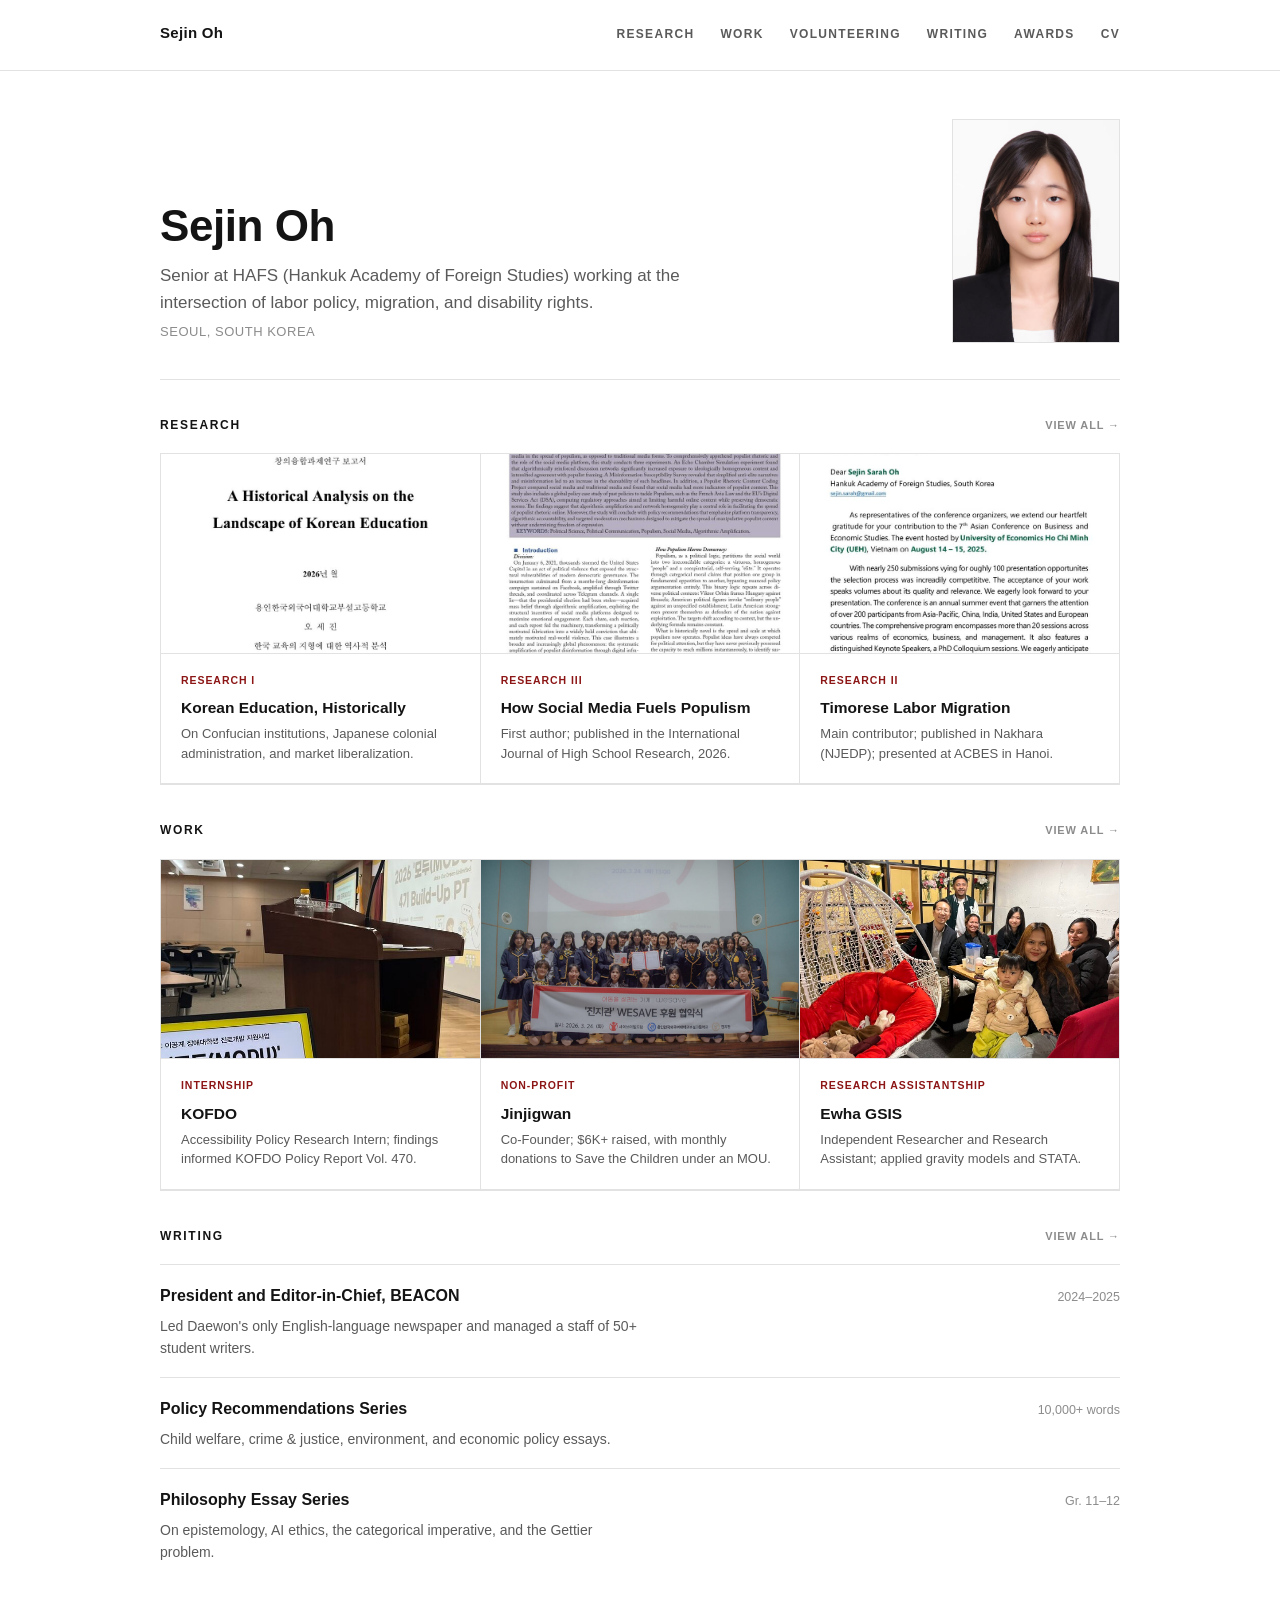
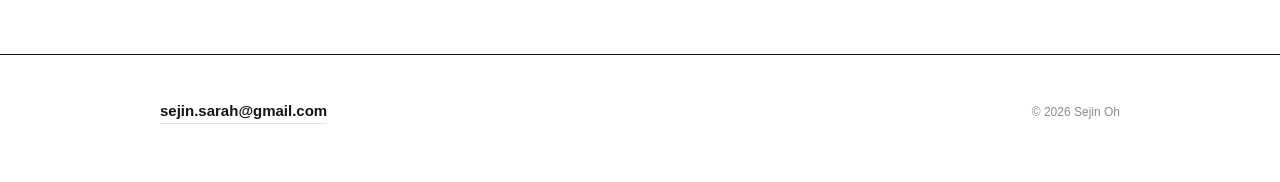
<file: index.html>
<!DOCTYPE html>
<html lang="en">
<head>
<meta charset="UTF-8">
<meta name="viewport" content="width=device-width, initial-scale=1.0">
<title>Sejin Oh</title>
<meta name="description" content="Sejin Oh, student researching migration, labor, disability, and education.">
<link rel="canonical" href="https://sejinsarah.com/">
<link rel="icon" type="image/x-icon" href="/favicon.ico">
<link rel="icon" type="image/png" sizes="32x32" href="/images/favicon-32x32.png">
<link rel="icon" type="image/png" sizes="16x16" href="/images/favicon-16x16.png">
<link rel="apple-touch-icon" sizes="180x180" href="/images/apple-touch-icon.png">
<link rel="icon" type="image/png" sizes="192x192" href="/images/android-chrome-192x192.png">
<link rel="icon" type="image/png" sizes="512x512" href="/images/android-chrome-512x512.png">

<meta property="og:type" content="profile">
<meta property="og:title" content="Sejin Oh">
<meta property="og:description" content="Student researching migration, labor, disability, and education. Seoul, South Korea.">
<meta property="og:url" content="https://sejinsarah.com/">
<meta property="og:image" content="https://sejinsarah.com/images/og-image.png">
<meta property="og:image:width" content="1200">
<meta property="og:image:height" content="630">
<meta name="twitter:card" content="summary_large_image">
<meta name="twitter:title" content="Sejin Oh">
<meta name="twitter:description" content="Student researching migration, labor, disability, and education. Seoul, South Korea.">
<meta name="twitter:image" content="https://sejinsarah.com/images/og-image.png">

<script type="application/ld+json">
{
  "@context": "https://schema.org",
  "@type": "Person",
  "name": "Sejin Oh",
  "url": "https://sejinsarah.com/",
  "image": "https://sejinsarah.com/images/hero-photo.jpg",
  "email": "mailto:sejin.sarah@gmail.com",
  "jobTitle": "Student",
  "affiliation": {
    "@type": "EducationalOrganization",
    "name": "Hankuk Academy of Foreign Studies"
  },
  "address": {
    "@type": "PostalAddress",
    "addressLocality": "Seoul",
    "addressCountry": "KR"
  },
  "sameAs": [
    "https://www.instagram.com/weare.jinji"
  ],
  "knowsAbout": ["Labor policy", "Migration", "Disability rights", "Education policy"]
}
</script>

<link rel="preconnect" href="https://api.fontshare.com">
<link rel="stylesheet" href="https://api.fontshare.com/v2/css?f[]=switzer@400,500,600,700&display=swap">
<link rel="stylesheet" href="styles.css">
</head>
<body>

<div class="nav-wrap">
  <nav class="nav">
    <a class="nav-name" href="index.html">Sejin Oh</a>
    <ul class="nav-tabs">
      <li><a href="research.html">Research</a></li>
      <li><a href="work.html">Work</a></li>
      <li><a href="volunteering.html">Volunteering</a></li>
      <li><a href="writing.html">Writing</a></li>
      <li><a href="awards.html">Awards</a></li>
      <li><a href="resume.html">CV</a></li>
    </ul>
  </nav>
</div>

<div class="page">
  <header class="hero">
    <div class="hero-row">
      <div>
        <h1>Sejin Oh</h1>
        <p class="hero-desc">Senior at HAFS (Hankuk Academy of Foreign Studies) working at the intersection of labor policy, migration, and disability rights.</p>
        <p class="hero-location">Seoul, South Korea</p>
      </div>
      <img class="hero-photo-tiny" src="images/hero-photo.jpg" alt="Sejin Oh">
    </div>
  </header>

  <main>
    <section class="section" style="border-top: none;">
      <p class="section-label">Research <a href="research.html">View all →</a></p>
      <div class="card-grid">
        <a class="card card-photo-wrap" href="pdfs/research-korean-education.pdf" target="_blank">
          <div class="card-photo"><img src="images/thumb-korean-education.jpg" alt="Korean Education research paper, page 1"></div>
          <div class="card-body">
            <p class="card-tag">Research I</p>
            <p class="card-title">Korean Education, Historically</p>
            <p class="card-desc">On Confucian institutions, Japanese colonial administration, and market liberalization.</p>
          </div>
        </a>
        <a class="card card-photo-wrap" href="research.html">
          <div class="card-photo"><img src="images/thumb-social-media.jpg" alt="Social Media Populism research paper, page 1"></div>
          <div class="card-body">
            <p class="card-tag">Research III</p>
            <p class="card-title">How Social Media Fuels Populism</p>
            <p class="card-desc">First author; published in the International Journal of High School Research, 2026.</p>
          </div>
        </a>
        <a class="card card-photo-wrap" href="pdfs/research-migration-invitation.pdf" target="_blank">
          <div class="card-photo"><img src="images/thumb-migration.jpg" alt="ACBES conference invitation letter, page 1"></div>
          <div class="card-body">
            <p class="card-tag">Research II</p>
            <p class="card-title">Timorese Labor Migration</p>
            <p class="card-desc">Main contributor; published in Nakhara (NJEDP); presented at ACBES in Hanoi.</p>
          </div>
        </a>
      </div>
    </section>

    <section class="section">
      <p class="section-label">Work <a href="work.html">View all →</a></p>
      <div class="card-grid">
        <a class="card card-photo-wrap" href="work.html">
          <div class="card-photo"><img src="images/kofdo-modu-buildup-pt.jpg" alt="Presentation slide for the 2026 MODU Build-Up PT program"></div>
          <div class="card-body">
            <p class="card-tag">Internship</p>
            <p class="card-title">KOFDO</p>
            <p class="card-desc">Accessibility Policy Research Intern; findings informed KOFDO Policy Report Vol. 470.</p>
          </div>
        </a>
        <a class="card card-photo-wrap" href="work.html">
          <div class="card-photo"><img src="images/jinjigwan-group.jpg" alt="Jinjigwan and Save the Children partnership ceremony"></div>
          <div class="card-body">
            <p class="card-tag">Non-Profit</p>
            <p class="card-title">Jinjigwan</p>
            <p class="card-desc">Co-Founder; $6K+ raised, with monthly donations to Save the Children under an MOU.</p>
          </div>
        </a>
        <a class="card card-photo-wrap" href="work.html">
          <div class="card-photo"><img src="images/ewha-migration-group.jpg" alt="Ewha GSIS research team with Timorese migrant worker families"></div>
          <div class="card-body">
            <p class="card-tag">Research Assistantship</p>
            <p class="card-title">Ewha GSIS</p>
            <p class="card-desc">Independent Researcher and Research Assistant; applied gravity models and STATA.</p>
          </div>
        </a>
      </div>
    </section>

    <section class="section">
      <p class="section-label">Writing <a href="writing.html">View all →</a></p>
      <div class="list-row">
        <div class="list-row-head"><span class="list-row-title">President and Editor-in-Chief, BEACON</span><span class="list-row-meta">2024–2025</span></div>
        <p class="list-row-desc">Led Daewon's only English-language newspaper and managed a staff of 50+ student writers.</p>
      </div>
      <div class="list-row">
        <div class="list-row-head"><span class="list-row-title">Policy Recommendations Series</span><span class="list-row-meta">10,000+ words</span></div>
        <p class="list-row-desc">Child welfare, crime & justice, environment, and economic policy essays.</p>
      </div>
      <div class="list-row">
        <div class="list-row-head"><span class="list-row-title">Philosophy Essay Series</span><span class="list-row-meta">Gr. 11–12</span></div>
        <p class="list-row-desc">On epistemology, AI ethics, the categorical imperative, and the Gettier problem.</p>
      </div>
    </section>
  </main>
</div>

<div class="footer-wrap">
  <footer>
    <a class="footer-email" href="mailto:sejin.sarah@gmail.com">sejin.sarah@gmail.com</a>
    <p class="footer-copy">© 2026 Sejin Oh</p>
  </footer>
</div>

</body>
</html>
</file>
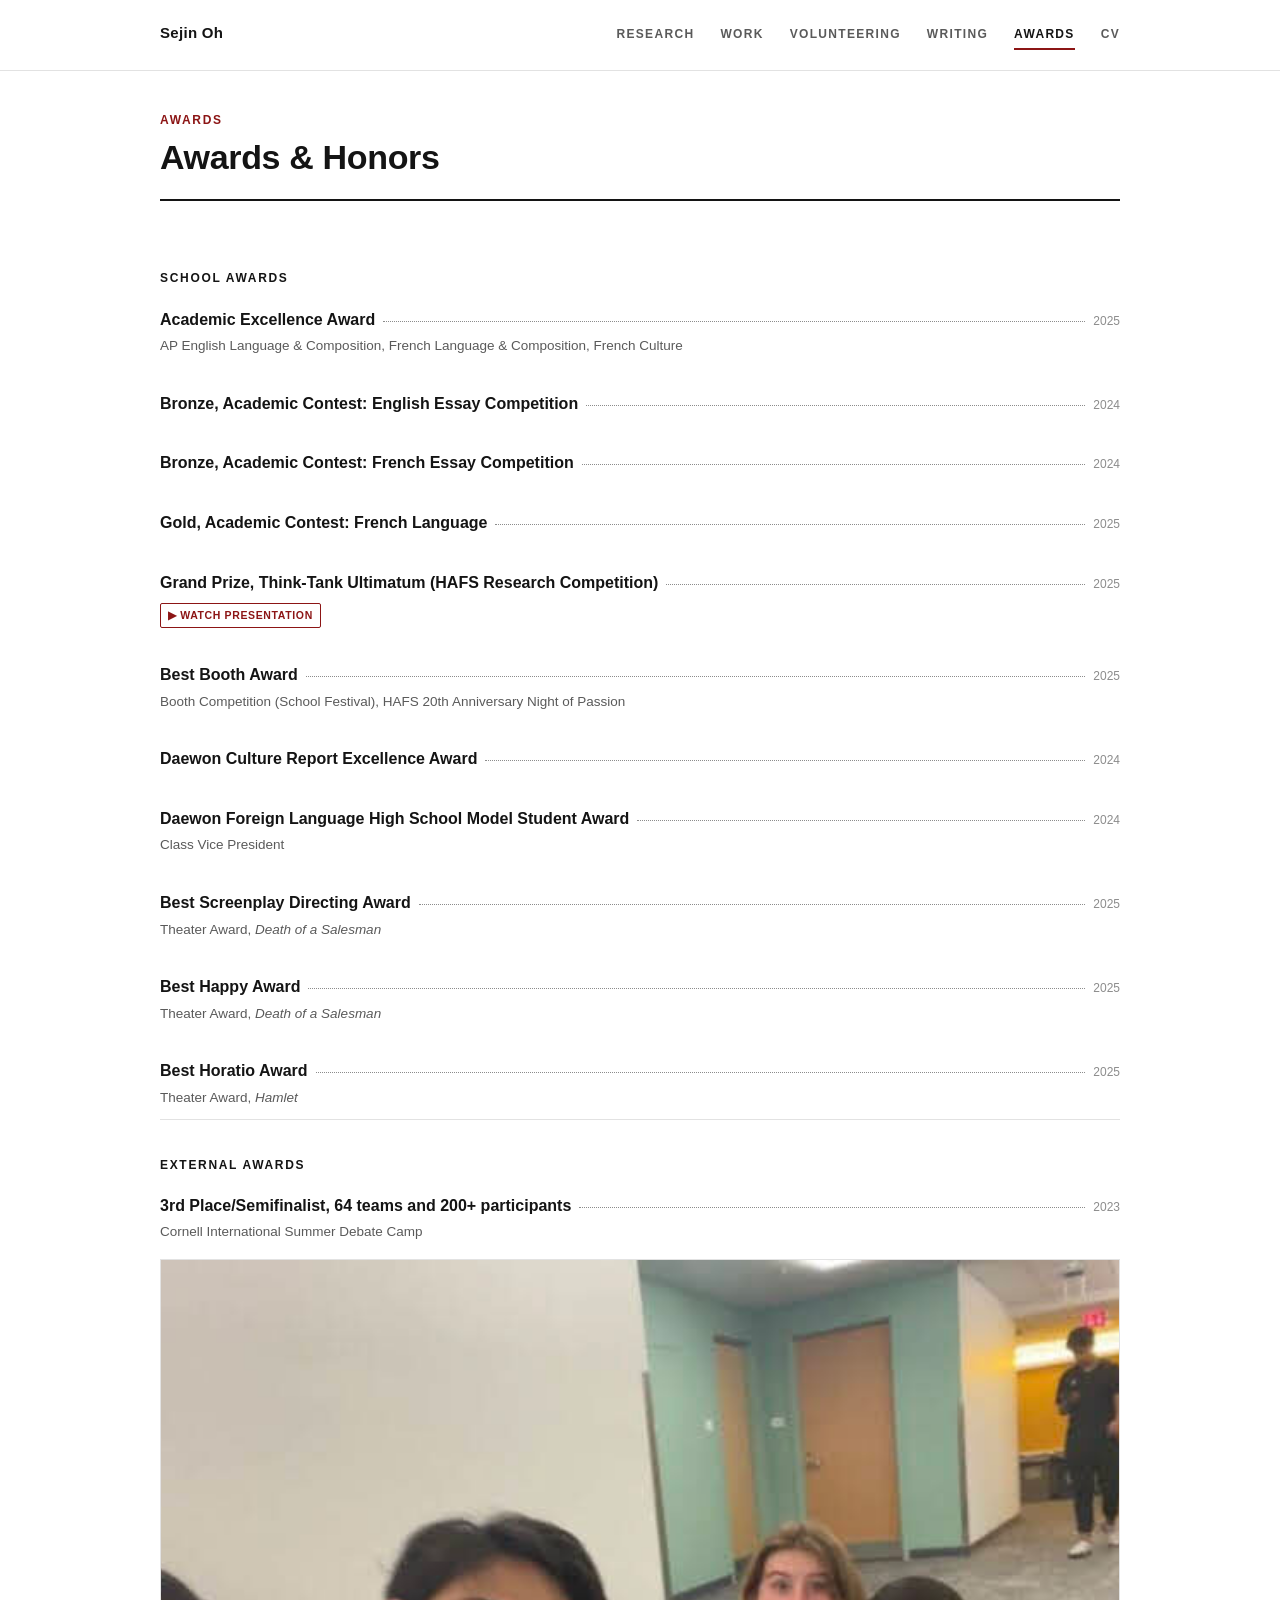
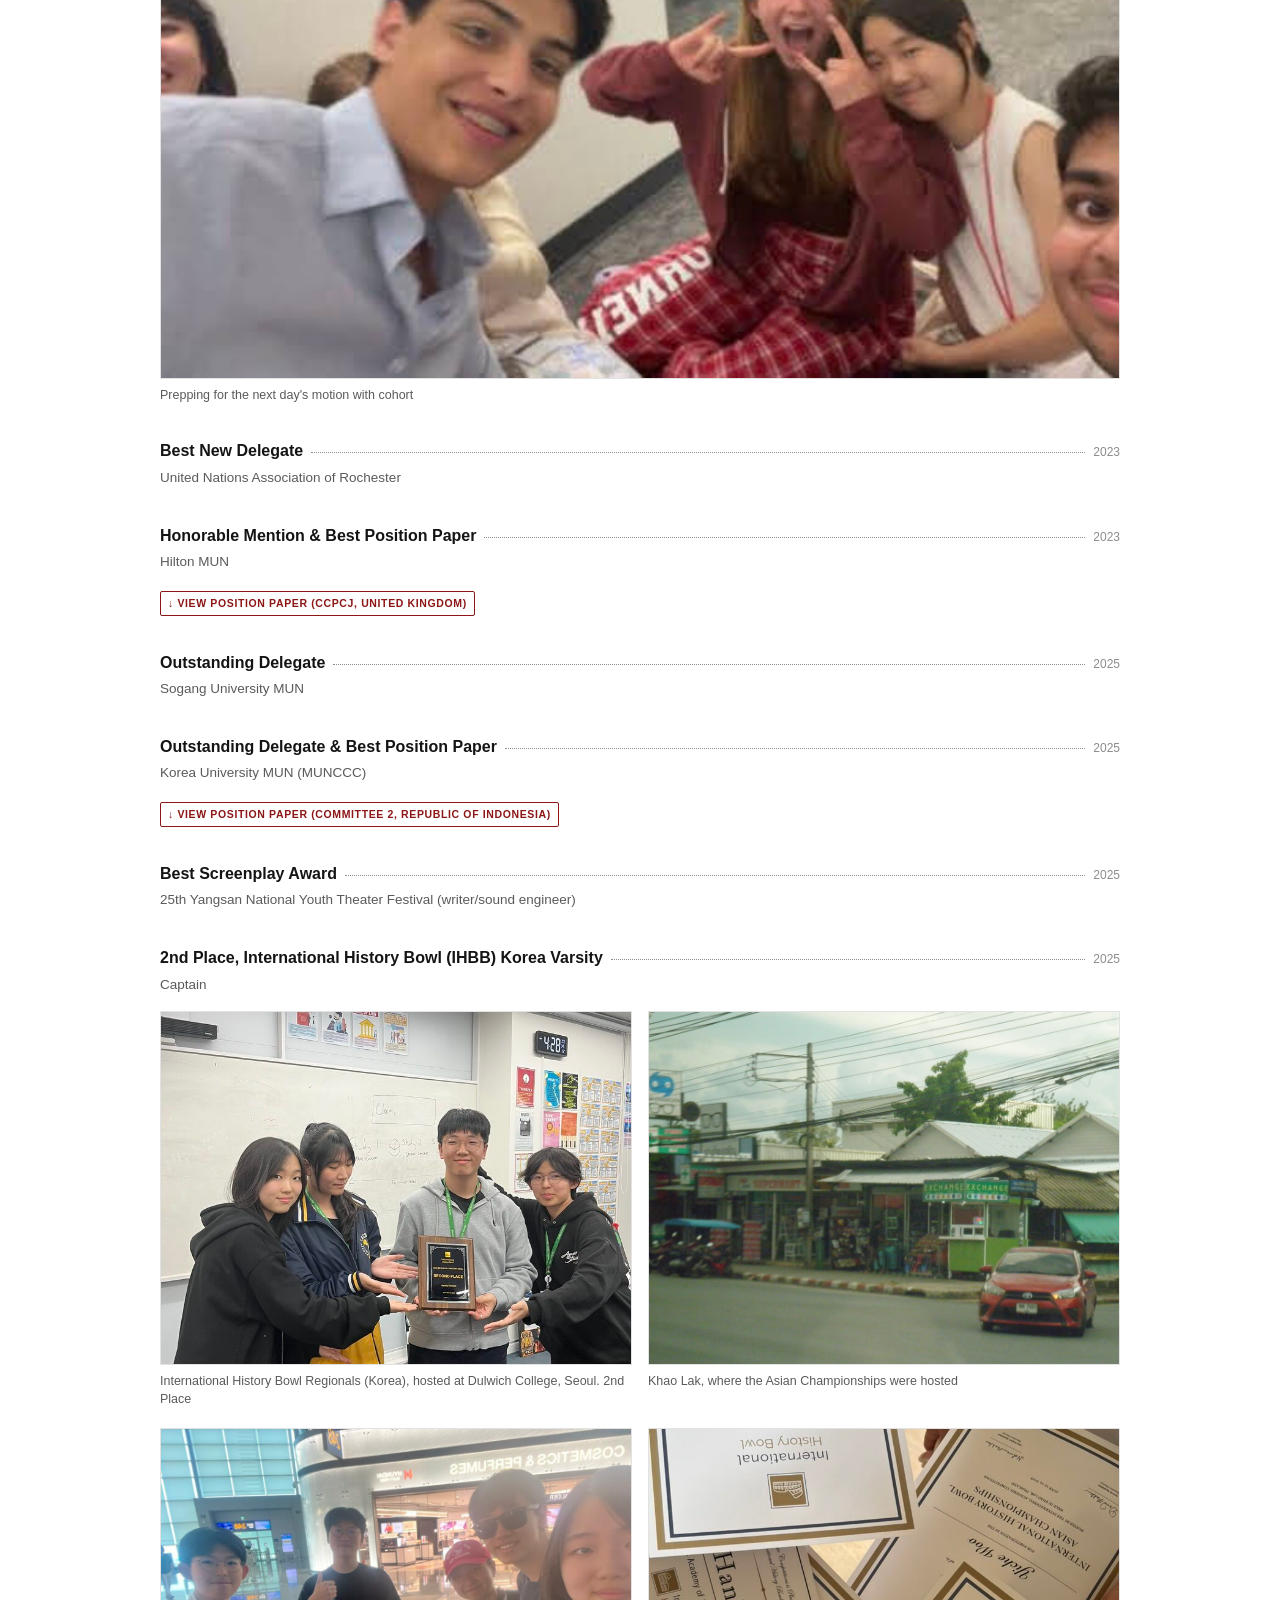
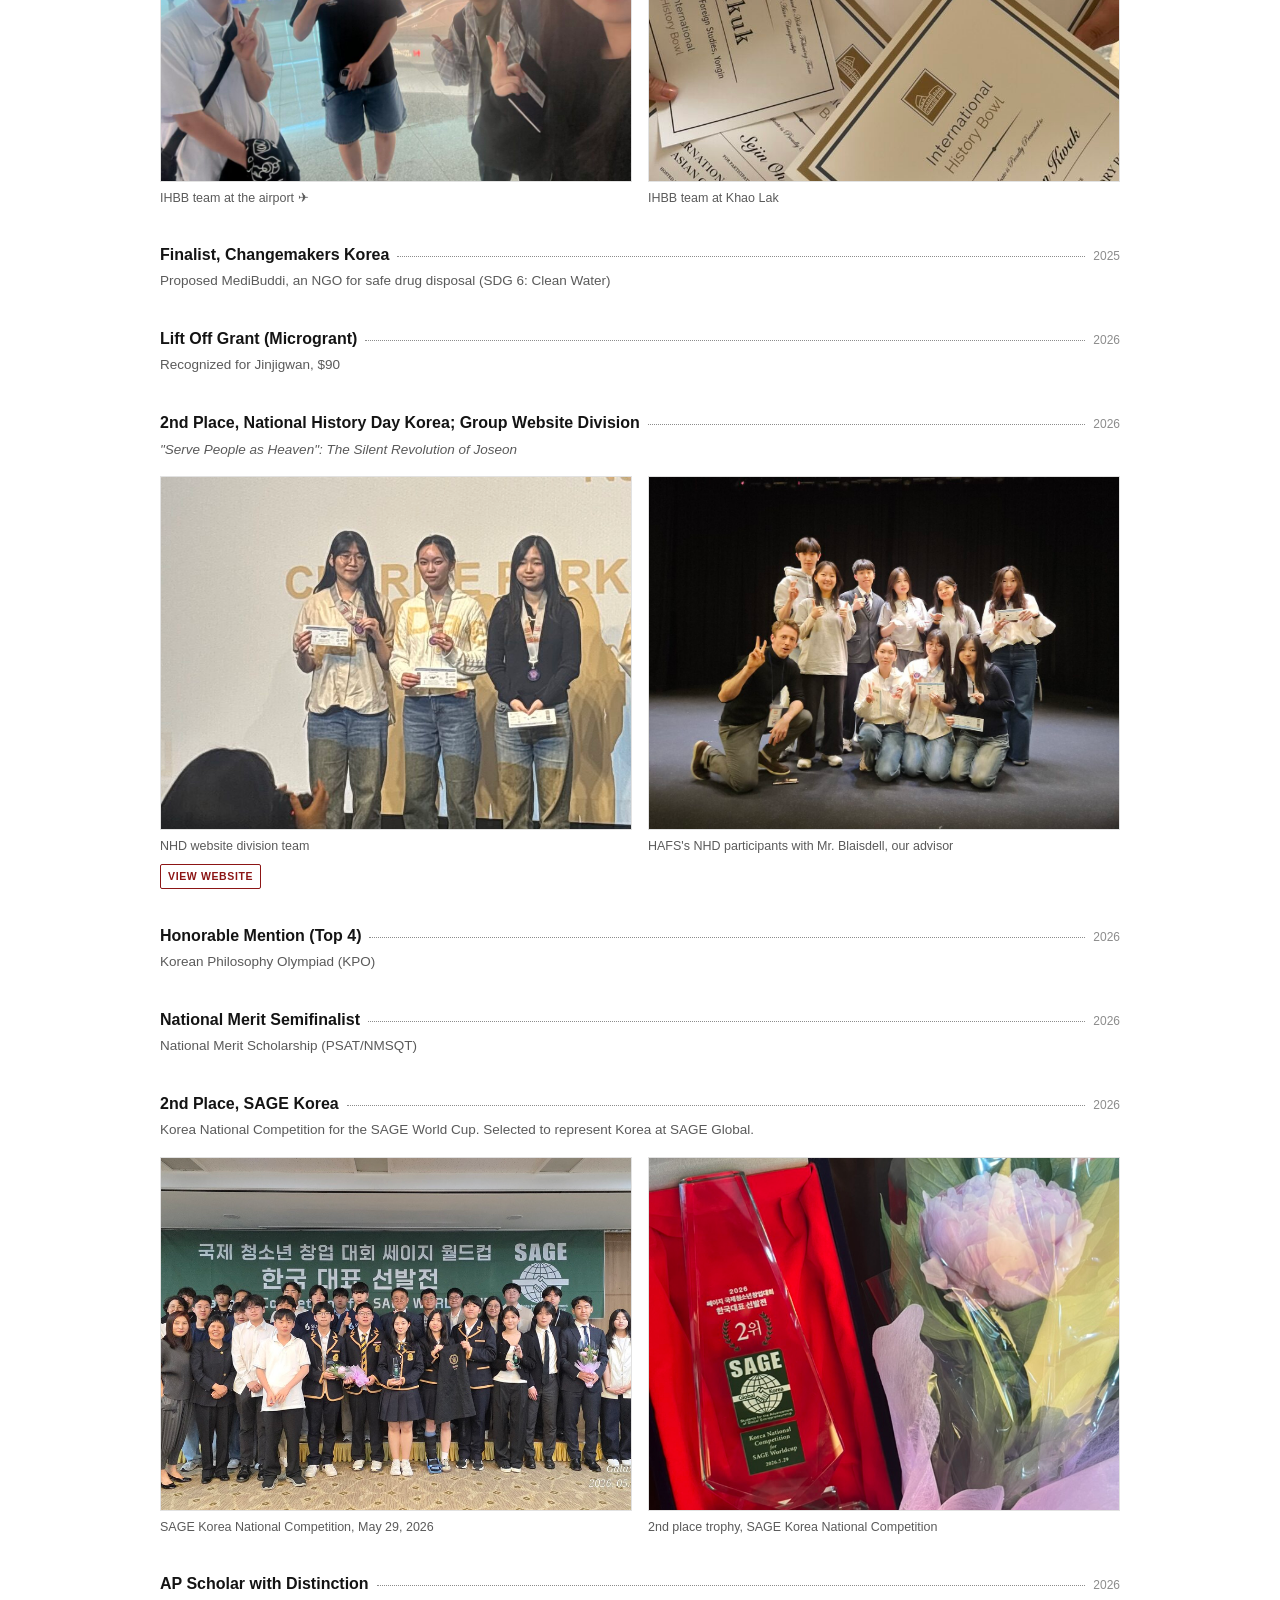
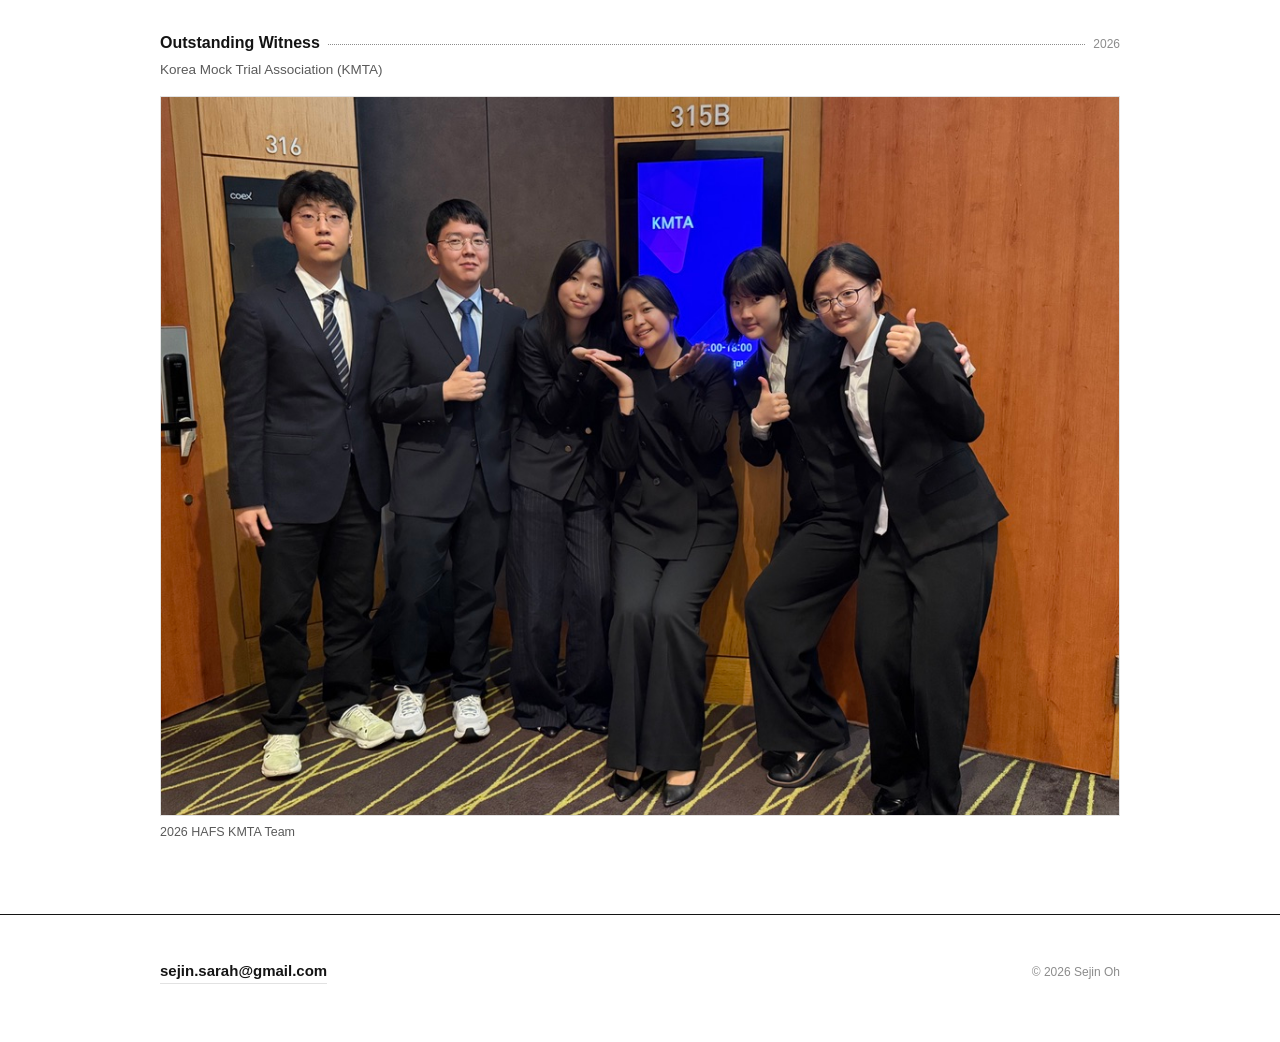
<file: awards.html>
<!DOCTYPE html>
<html lang="en">
<head>
<meta charset="UTF-8">
<meta name="viewport" content="width=device-width, initial-scale=1.0">
<title>Sejin Oh | Awards</title>
<link rel="canonical" href="https://sejinsarah.com/awards.html">
<link rel="icon" type="image/x-icon" href="/favicon.ico">
<link rel="icon" type="image/png" sizes="32x32" href="/images/favicon-32x32.png">
<link rel="icon" type="image/png" sizes="16x16" href="/images/favicon-16x16.png">
<link rel="apple-touch-icon" sizes="180x180" href="/images/apple-touch-icon.png">
<link rel="icon" type="image/png" sizes="192x192" href="/images/android-chrome-192x192.png">
<link rel="icon" type="image/png" sizes="512x512" href="/images/android-chrome-512x512.png">
<link rel="preconnect" href="https://api.fontshare.com">
<link rel="stylesheet" href="https://api.fontshare.com/v2/css?f[]=switzer@400,500,600,700&display=swap">
<link rel="stylesheet" href="styles.css">
</head>
<body>

<div class="nav-wrap">
  <nav class="nav">
    <a class="nav-name" href="index.html">Sejin Oh</a>
    <ul class="nav-tabs">
      <li><a href="research.html">Research</a></li>
      <li><a href="work.html">Work</a></li>
      <li><a href="volunteering.html">Volunteering</a></li>
      <li><a href="writing.html">Writing</a></li>
      <li><a href="awards.html" aria-current="page">Awards</a></li>
      <li><a href="resume.html">CV</a></li>
    </ul>
  </nav>
</div>

<div class="page">
  <header class="masthead">
    <p class="masthead-eyebrow">Awards</p>
    <h1>Awards &amp; Honors</h1>
    <hr class="masthead-rule">
  </header>

  <main>
    <section class="section" style="border-top: none;">
      <p class="section-label">School Awards</p>
      <div class="entry-block">
        <div class="entry-head">
          <span class="entry-title">Academic Excellence Award</span>
          <span class="entry-leader"></span>
          <span class="entry-meta">2025</span>
        </div>
        <p class="entry-role">AP English Language &amp; Composition, French Language &amp; Composition, French Culture</p>
      </div>

      <div class="entry-block">
        <div class="entry-head">
          <span class="entry-title">Bronze, Academic Contest: English Essay Competition</span>
          <span class="entry-leader"></span>
          <span class="entry-meta">2024</span>
        </div>
      </div>

      <div class="entry-block">
        <div class="entry-head">
          <span class="entry-title">Bronze, Academic Contest: French Essay Competition</span>
          <span class="entry-leader"></span>
          <span class="entry-meta">2024</span>
        </div>
      </div>

      <div class="entry-block">
        <div class="entry-head">
          <span class="entry-title">Gold, Academic Contest: French Language</span>
          <span class="entry-leader"></span>
          <span class="entry-meta">2025</span>
        </div>
      </div>

      <div class="entry-block">
        <div class="entry-head">
          <span class="entry-title">Grand Prize, Think-Tank Ultimatum (HAFS Research Competition)</span>
          <span class="entry-leader"></span>
          <span class="entry-meta">2025</span>
        </div>
        <a class="pdf-tag" href="https://drive.google.com/file/d/1vZjK11P6uNVBZ3aDZ9Mg1gZxYEYhPI3z/view?usp=sharing" target="_blank">▶ Watch Presentation</a>
      </div>

      <div class="entry-block">
        <div class="entry-head">
          <span class="entry-title">Best Booth Award</span>
          <span class="entry-leader"></span>
          <span class="entry-meta">2025</span>
        </div>
        <p class="entry-role">Booth Competition (School Festival), HAFS 20th Anniversary Night of Passion</p>
      </div>

      <div class="entry-block">
        <div class="entry-head">
          <span class="entry-title">Daewon Culture Report Excellence Award</span>
          <span class="entry-leader"></span>
          <span class="entry-meta">2024</span>
        </div>
      </div>

      <div class="entry-block">
        <div class="entry-head">
          <span class="entry-title">Daewon Foreign Language High School Model Student Award</span>
          <span class="entry-leader"></span>
          <span class="entry-meta">2024</span>
        </div>
        <p class="entry-role">Class Vice President</p>
      </div>

      <div class="entry-block">
        <div class="entry-head">
          <span class="entry-title">Best Screenplay Directing Award</span>
          <span class="entry-leader"></span>
          <span class="entry-meta">2025</span>
        </div>
        <p class="entry-role">Theater Award, <em>Death of a Salesman</em></p>
      </div>

      <div class="entry-block">
        <div class="entry-head">
          <span class="entry-title">Best Happy Award</span>
          <span class="entry-leader"></span>
          <span class="entry-meta">2025</span>
        </div>
        <p class="entry-role">Theater Award, <em>Death of a Salesman</em></p>
      </div>

      <div class="entry-block">
        <div class="entry-head">
          <span class="entry-title">Best Horatio Award</span>
          <span class="entry-leader"></span>
          <span class="entry-meta">2025</span>
        </div>
        <p class="entry-role">Theater Award, <em>Hamlet</em></p>
      </div>
    </section>

    <section class="section">
      <p class="section-label">External Awards</p>
      <div class="entry-block">
        <div class="entry-head">
          <span class="entry-title">3rd Place/Semifinalist, 64 teams and 200+ participants</span>
          <span class="entry-leader"></span>
          <span class="entry-meta">2023</span>
        </div>
        <p class="entry-role">Cornell International Summer Debate Camp</p>
        <div class="mini-gallery">
          <figure>
            <img src="images/cornell-debate-camp.jpg" alt="With fellow debaters in the dorm hallway at Cornell Summer Debate Camp">
            <figcaption>Prepping for the next day's motion with cohort</figcaption>
          </figure>
        </div>
      </div>

      <div class="entry-block">
        <div class="entry-head">
          <span class="entry-title">Best New Delegate</span>
          <span class="entry-leader"></span>
          <span class="entry-meta">2023</span>
        </div>
        <p class="entry-role">United Nations Association of Rochester</p>
      </div>

      <div class="entry-block">
        <div class="entry-head">
          <span class="entry-title">Honorable Mention &amp; Best Position Paper</span>
          <span class="entry-leader"></span>
          <span class="entry-meta">2023</span>
        </div>
        <p class="entry-role">Hilton MUN</p>
        <a class="pdf-tag" href="pdfs/position-paper-hilton-ccpcj-uk.pdf" target="_blank">↓ View Position Paper (CCPCJ, United Kingdom)</a>
      </div>

      <div class="entry-block">
        <div class="entry-head">
          <span class="entry-title">Outstanding Delegate</span>
          <span class="entry-leader"></span>
          <span class="entry-meta">2025</span>
        </div>
        <p class="entry-role">Sogang University MUN</p>
      </div>

      <div class="entry-block">
        <div class="entry-head">
          <span class="entry-title">Outstanding Delegate &amp; Best Position Paper</span>
          <span class="entry-leader"></span>
          <span class="entry-meta">2025</span>
        </div>
        <p class="entry-role">Korea University MUN (MUNCCC)</p>
        <a class="pdf-tag" href="pdfs/position-paper-korea-univ-mun-indonesia.pdf" target="_blank">↓ View Position Paper (Committee 2, Republic of Indonesia)</a>
      </div>

      <div class="entry-block">
        <div class="entry-head">
          <span class="entry-title">Best Screenplay Award</span>
          <span class="entry-leader"></span>
          <span class="entry-meta">2025</span>
        </div>
        <p class="entry-role">25th Yangsan National Youth Theater Festival (writer/sound engineer)</p>
      </div>

      <div class="entry-block">
        <div class="entry-head">
          <span class="entry-title">2nd Place, International History Bowl (IHBB) Korea Varsity</span>
          <span class="entry-leader"></span>
          <span class="entry-meta">2025</span>
        </div>
        <p class="entry-role">Captain</p>
        <div class="mini-gallery mini-gallery--2col">
          <figure>
            <img src="images/ihbb-plaque.jpg" alt="Team holding the second-place plaque after the IHBB Korea Varsity Division">
            <figcaption>International History Bowl Regionals (Korea), hosted at Dulwich College, Seoul. 2nd Place</figcaption>
          </figure>
          <figure>
            <img src="images/ihbb-thailand-street.jpg" alt="Streets of Khao Lak, Thailand during the IHBB Asian Championships trip">
            <figcaption>Khao Lak, where the Asian Championships were hosted</figcaption>
          </figure>
          <figure>
            <img src="images/ihbb-airport-group.jpg" alt="Team at the airport en route to the IHBB Asian Championships">
            <figcaption>IHBB team at the airport ✈</figcaption>
          </figure>
          <figure>
            <img src="images/ihbb-certificates.jpg" alt="IHBB Asian Championships participation certificates for the team">
            <figcaption>IHBB team at Khao Lak</figcaption>
          </figure>
        </div>
      </div>

      <div class="entry-block">
        <div class="entry-head">
          <span class="entry-title">Finalist, Changemakers Korea</span>
          <span class="entry-leader"></span>
          <span class="entry-meta">2025</span>
        </div>
        <p class="entry-role">Proposed MediBuddi, an NGO for safe drug disposal (SDG 6: Clean Water)</p>
      </div>

      <div class="entry-block">
        <div class="entry-head">
          <span class="entry-title">Lift Off Grant (Microgrant)</span>
          <span class="entry-leader"></span>
          <span class="entry-meta">2026</span>
        </div>
        <p class="entry-role">Recognized for Jinjigwan, $90</p>
      </div>

      <div class="entry-block">
        <div class="entry-head">
          <span class="entry-title">2nd Place, National History Day Korea; Group Website Division</span>
          <span class="entry-leader"></span>
          <span class="entry-meta">2026</span>
        </div>
        <p class="entry-role"><em>"Serve People as Heaven": The Silent Revolution of Joseon</em></p>
        <div class="mini-gallery">
          <figure>
            <img src="images/nhd-medals.jpg" alt="Holding second-place medals on stage at National History Day Korea">
            <figcaption>NHD website division team</figcaption>
          </figure>
          <figure>
            <img src="images/nhd-team-group.jpg" alt="Full team group photo with medals after National History Day Korea">
            <figcaption>HAFS's NHD participants with Mr. Blaisdell, our advisor</figcaption>
          </figure>
        </div>
        <a class="pdf-tag" href="https://site.nhd.org/74386401/home" target="_blank">View Website</a>
      </div>

      <div class="entry-block">
        <div class="entry-head">
          <span class="entry-title">Honorable Mention (Top 4)</span>
          <span class="entry-leader"></span>
          <span class="entry-meta">2026</span>
        </div>
        <p class="entry-role">Korean Philosophy Olympiad (KPO)</p>
      </div>

      <div class="entry-block">
        <div class="entry-head">
          <span class="entry-title">National Merit Semifinalist</span>
          <span class="entry-leader"></span>
          <span class="entry-meta">2026</span>
        </div>
        <p class="entry-role">National Merit Scholarship (PSAT/NMSQT)</p>
      </div>

      <div class="entry-block">
        <div class="entry-head">
          <span class="entry-title">2nd Place, SAGE Korea</span>
          <span class="entry-leader"></span>
          <span class="entry-meta">2026</span>
        </div>
        <p class="entry-role">Korea National Competition for the SAGE World Cup. Selected to represent Korea at SAGE Global.</p>
        <div class="mini-gallery">
          <figure>
            <img src="images/sage-group.jpg" alt="Full team group photo on stage at the SAGE Korea National Competition">
            <figcaption>SAGE Korea National Competition, May 29, 2026</figcaption>
          </figure>
          <figure>
            <img src="images/sage-trophy.jpg" alt="2nd place trophy for the SAGE Korea National Competition, with flowers">
            <figcaption>2nd place trophy, SAGE Korea National Competition</figcaption>
          </figure>
        </div>
      </div>

      <div class="entry-block">
        <div class="entry-head">
          <span class="entry-title">AP Scholar with Distinction</span>
          <span class="entry-leader"></span>
          <span class="entry-meta">2026</span>
        </div>
      </div>

      <div class="entry-block">
        <div class="entry-head">
          <span class="entry-title">Outstanding Witness</span>
          <span class="entry-leader"></span>
          <span class="entry-meta">2026</span>
        </div>
        <p class="entry-role">Korea Mock Trial Association (KMTA)</p>
        <div class="mini-gallery">
          <figure>
            <img src="images/kmta-team.jpg" alt="HAFS KMTA team posing together at the competition venue">
            <figcaption>2026 HAFS KMTA Team</figcaption>
          </figure>
        </div>
      </div>
    </section>
  </main>
</div>

<div class="footer-wrap">
  <footer>
    <a class="footer-email" href="mailto:sejin.sarah@gmail.com">sejin.sarah@gmail.com</a>
    <p class="footer-copy">© 2026 Sejin Oh</p>
  </footer>
</div>

</body>
</html>
</file>
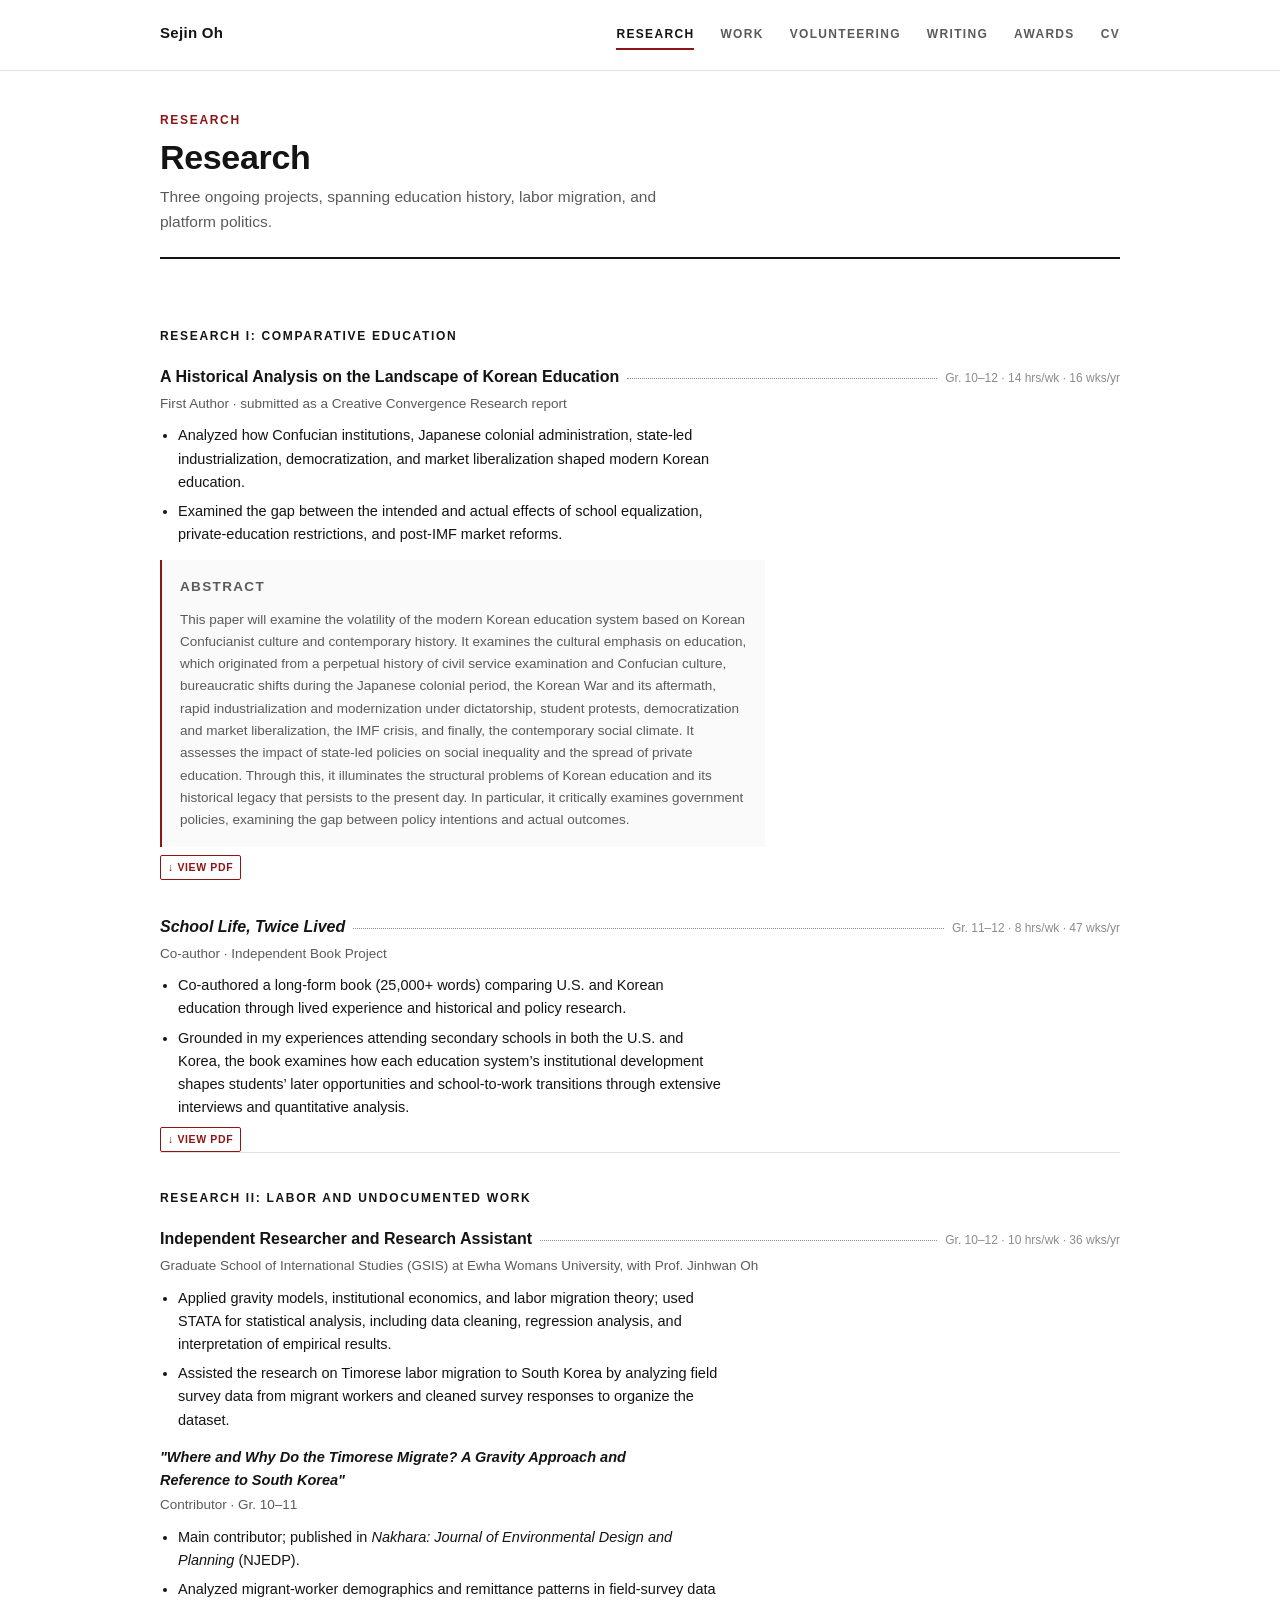
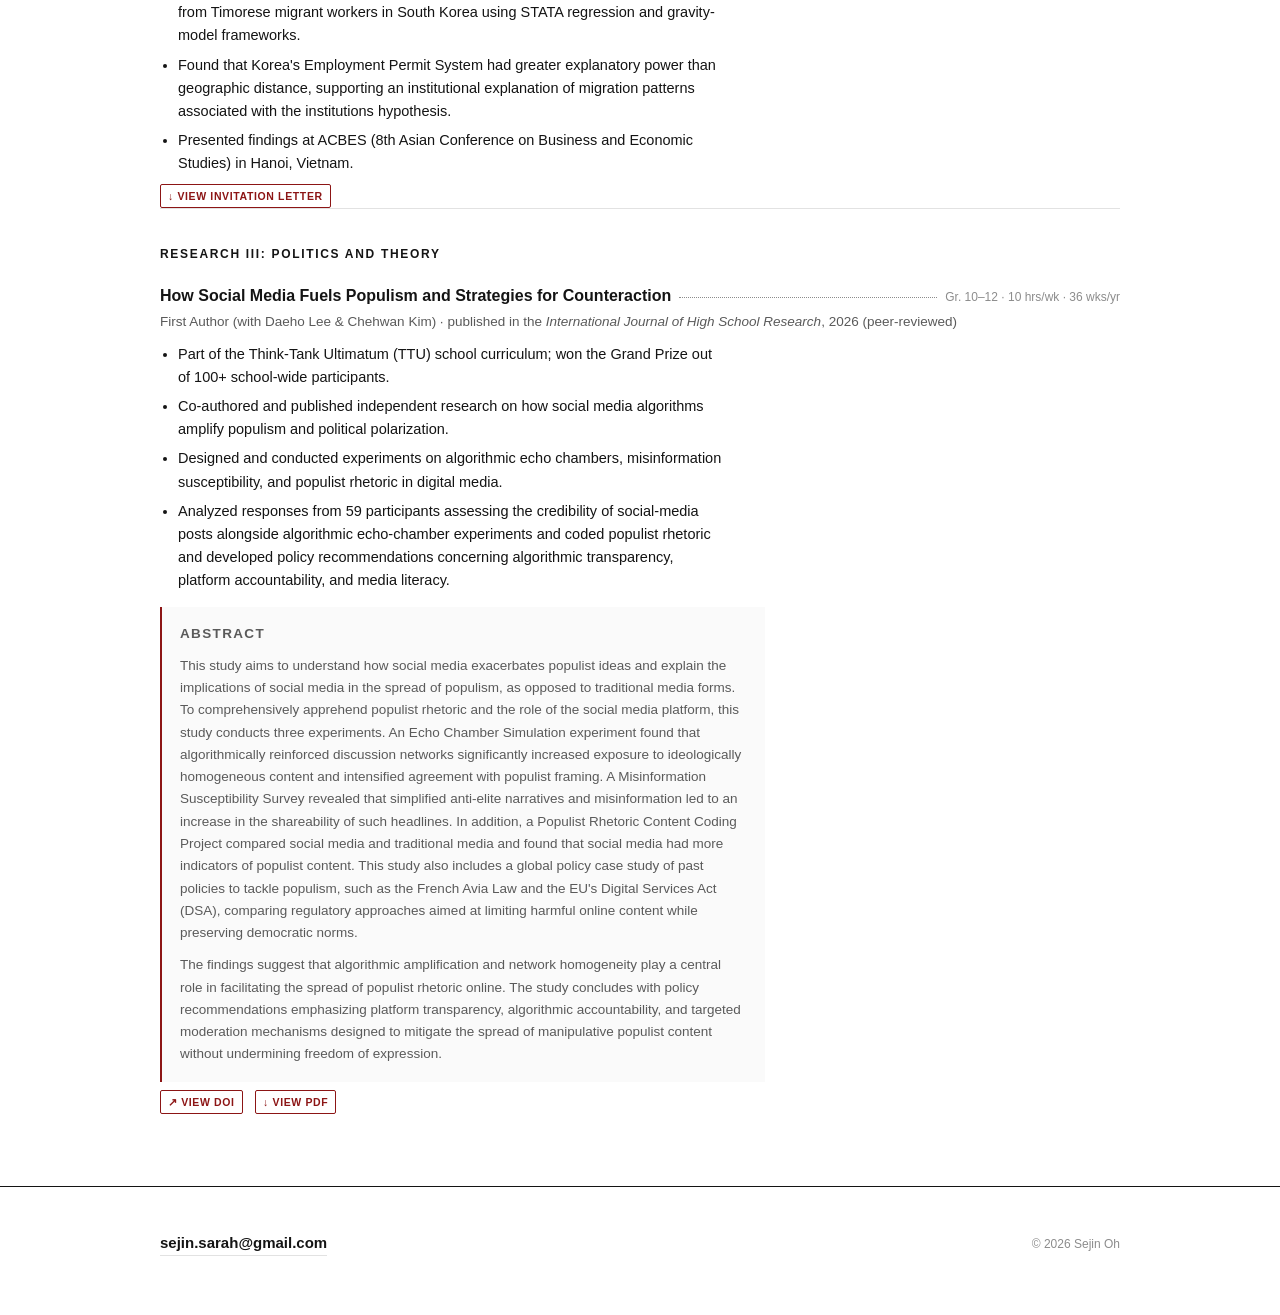
<file: research.html>
<!DOCTYPE html>
<html lang="en">
<head>
<meta charset="UTF-8">
<meta name="viewport" content="width=device-width, initial-scale=1.0">
<title>Sejin Oh | Research</title>
<link rel="canonical" href="https://sejinsarah.com/research.html">
<link rel="icon" type="image/x-icon" href="/favicon.ico">
<link rel="icon" type="image/png" sizes="32x32" href="/images/favicon-32x32.png">
<link rel="icon" type="image/png" sizes="16x16" href="/images/favicon-16x16.png">
<link rel="apple-touch-icon" sizes="180x180" href="/images/apple-touch-icon.png">
<link rel="icon" type="image/png" sizes="192x192" href="/images/android-chrome-192x192.png">
<link rel="icon" type="image/png" sizes="512x512" href="/images/android-chrome-512x512.png">
<link rel="preconnect" href="https://api.fontshare.com">
<link rel="stylesheet" href="https://api.fontshare.com/v2/css?f[]=switzer@400,500,600,700&display=swap">
<link rel="stylesheet" href="styles.css">
</head>
<body>

<div class="nav-wrap">
  <nav class="nav">
    <a class="nav-name" href="index.html">Sejin Oh</a>
    <ul class="nav-tabs">
      <li><a href="research.html" aria-current="page">Research</a></li>
      <li><a href="work.html">Work</a></li>
      <li><a href="volunteering.html">Volunteering</a></li>
      <li><a href="writing.html">Writing</a></li>
      <li><a href="awards.html">Awards</a></li>
      <li><a href="resume.html">CV</a></li>
    </ul>
  </nav>
</div>

<div class="page">
  <header class="masthead">
    <p class="masthead-eyebrow">Research</p>
    <h1>Research</h1>
    <p class="masthead-sub">Three ongoing projects, spanning education history, labor migration, and platform politics.</p>
    <hr class="masthead-rule">
  </header>

  <main>
    <section class="section" style="border-top: none;">
      <p class="section-label">Research I: Comparative Education</p>
      <div class="entry-block">
        <div class="entry-head">
          <span class="entry-title">A Historical Analysis on the Landscape of Korean Education</span>
          <span class="entry-leader"></span>
          <span class="entry-meta">Gr. 10–12 · 14 hrs/wk · 16 wks/yr</span>
        </div>
        <p class="entry-role">First Author · submitted as a Creative Convergence Research report</p>
        <ul>
          <li>Analyzed how Confucian institutions, Japanese colonial administration, state-led industrialization, democratization, and market liberalization shaped modern Korean education.</li>
          <li>Examined the gap between the intended and actual effects of school equalization, private-education restrictions, and post-IMF market reforms.</li>
        </ul>
        <div class="entry-abstract">
          <p class="entry-abstract-label">Abstract</p>
          <p>This paper will examine the volatility of the modern Korean education system based on Korean Confucianist culture and contemporary history. It examines the cultural emphasis on education, which originated from a perpetual history of civil service examination and Confucian culture, bureaucratic shifts during the Japanese colonial period, the Korean War and its aftermath, rapid industrialization and modernization under dictatorship, student protests, democratization and market liberalization, the IMF crisis, and finally, the contemporary social climate. It assesses the impact of state-led policies on social inequality and the spread of private education. Through this, it illuminates the structural problems of Korean education and its historical legacy that persists to the present day. In particular, it critically examines government policies, examining the gap between policy intentions and actual outcomes.</p>
        </div>
        <a class="pdf-tag" href="pdfs/research-korean-education.pdf" target="_blank">↓ View PDF</a>
      </div>
      <div class="entry-block" id="school-life-twice-lived" style="margin-top: 2rem;">
        <div class="entry-head">
          <span class="entry-title"><em>School Life, Twice Lived</em></span>
          <span class="entry-leader"></span>
          <span class="entry-meta">Gr. 11–12 · 8 hrs/wk · 47 wks/yr</span>
        </div>
        <p class="entry-role">Co-author · Independent Book Project</p>
        <ul>
          <li>Co-authored a long-form book (25,000+ words) comparing U.S. and Korean education through lived experience and historical and policy research.</li>
          <li>Grounded in my experiences attending secondary schools in both the U.S. and Korea, the book examines how each education system’s institutional development shapes students’ later opportunities and school-to-work transitions through extensive interviews and quantitative analysis.</li>
        </ul>
        <a class="pdf-tag" href="pdfs/school-life-twice-lived.pdf" target="_blank">↓ View PDF</a>
      </div>
    </section>

    <section class="section">
      <p class="section-label">Research II: Labor and Undocumented Work</p>
      <div class="entry-block">
        <div class="entry-head">
          <span class="entry-title">Independent Researcher and Research Assistant</span>
          <span class="entry-leader"></span>
          <span class="entry-meta">Gr. 10–12 · 10 hrs/wk · 36 wks/yr</span>
        </div>
        <p class="entry-role">Graduate School of International Studies (GSIS) at Ewha Womans University, with Prof. Jinhwan Oh</p>
        <ul>
          <li>Applied gravity models, institutional economics, and labor migration theory; used STATA for statistical analysis, including data cleaning, regression analysis, and interpretation of empirical results.</li>
          <li>Assisted the research on Timorese labor migration to South Korea by analyzing field survey data from migrant workers and cleaned survey responses to organize the dataset.</li>
        </ul>

        <p class="entry-subtitle">"Where and Why Do the Timorese Migrate? A Gravity Approach and Reference to South Korea"</p>
        <p class="entry-role" style="margin-top:-4px;">Contributor · Gr. 10–11</p>
        <ul>
          <li>Main contributor; published in <em>Nakhara: Journal of Environmental Design and Planning</em> (NJEDP).</li>
          <li>Analyzed migrant-worker demographics and remittance patterns in field-survey data from Timorese migrant workers in South Korea using STATA regression and gravity-model frameworks.</li>
          <li>Found that Korea's Employment Permit System had greater explanatory power than geographic distance, supporting an institutional explanation of migration patterns associated with the institutions hypothesis.</li>
          <li>Presented findings at ACBES (8th Asian Conference on Business and Economic Studies) in Hanoi, Vietnam.</li>
        </ul>
        <a class="pdf-tag" href="pdfs/research-migration-invitation.pdf" target="_blank">↓ View Invitation Letter</a>
      </div>
    </section>

    <section class="section">
      <p class="section-label">Research III: Politics and Theory</p>
      <div class="entry-block">
        <div class="entry-head">
          <span class="entry-title">How Social Media Fuels Populism and Strategies for Counteraction</span>
          <span class="entry-leader"></span>
          <span class="entry-meta">Gr. 10–12 · 10 hrs/wk · 36 wks/yr</span>
        </div>
        <p class="entry-role">First Author (with Daeho Lee &amp; Chehwan Kim) · published in the <em>International Journal of High School Research</em>, 2026 (peer-reviewed)</p>
        <ul>
          <li>Part of the Think-Tank Ultimatum (TTU) school curriculum; won the Grand Prize out of 100+ school-wide participants.</li>
          <li>Co-authored and published independent research on how social media algorithms amplify populism and political polarization.</li>
          <li>Designed and conducted experiments on algorithmic echo chambers, misinformation susceptibility, and populist rhetoric in digital media.</li>
          <li>Analyzed responses from 59 participants assessing the credibility of social-media posts alongside algorithmic echo-chamber experiments and coded populist rhetoric and developed policy recommendations concerning algorithmic transparency, platform accountability, and media literacy.</li>
        </ul>
        <div class="entry-abstract">
          <p class="entry-abstract-label">Abstract</p>
          <p>This study aims to understand how social media exacerbates populist ideas and explain the implications of social media in the spread of populism, as opposed to traditional media forms. To comprehensively apprehend populist rhetoric and the role of the social media platform, this study conducts three experiments. An Echo Chamber Simulation experiment found that algorithmically reinforced discussion networks significantly increased exposure to ideologically homogeneous content and intensified agreement with populist framing. A Misinformation Susceptibility Survey revealed that simplified anti-elite narratives and misinformation led to an increase in the shareability of such headlines. In addition, a Populist Rhetoric Content Coding Project compared social media and traditional media and found that social media had more indicators of populist content. This study also includes a global policy case study of past policies to tackle populism, such as the French Avia Law and the EU's Digital Services Act (DSA), comparing regulatory approaches aimed at limiting harmful online content while preserving democratic norms.</p>
          <p>The findings suggest that algorithmic amplification and network homogeneity play a central role in facilitating the spread of populist rhetoric online. The study concludes with policy recommendations emphasizing platform transparency, algorithmic accountability, and targeted moderation mechanisms designed to mitigate the spread of manipulative populist content without undermining freedom of expression.</p>
        </div>
        <a class="pdf-tag" href="https://doi.org/10.36838/IJHSR814.47" target="_blank">↗ View DOI</a>
        <a class="pdf-tag" href="pdfs/research-populism.pdf" target="_blank">↓ View PDF</a>
      </div>
    </section>
  </main>
</div>

<div class="footer-wrap">
  <footer>
    <a class="footer-email" href="mailto:sejin.sarah@gmail.com">sejin.sarah@gmail.com</a>
    <p class="footer-copy">© 2026 Sejin Oh</p>
  </footer>
</div>

</body>
</html>
</file>
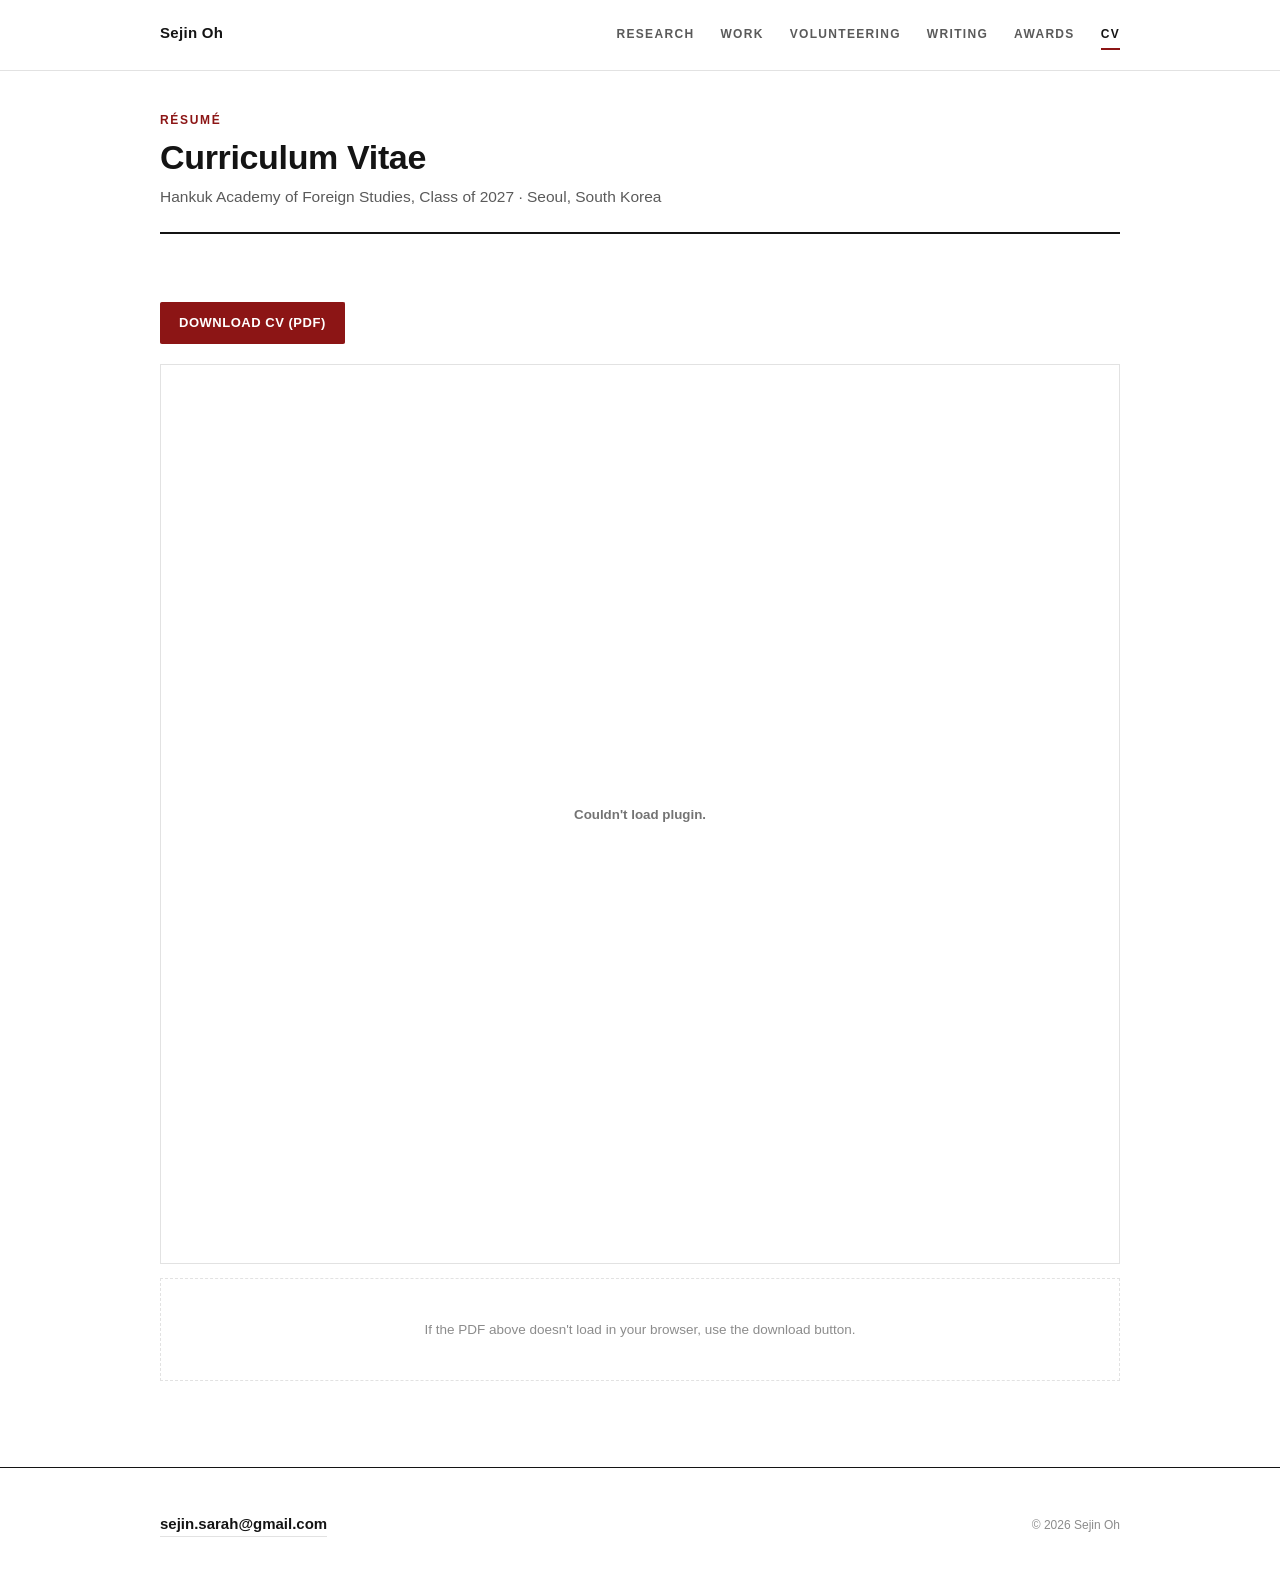
<file: resume.html>
<!DOCTYPE html>
<html lang="en">
<head>
<meta charset="UTF-8">
<meta name="viewport" content="width=device-width, initial-scale=1.0">
<title>Sejin Oh | Résumé</title>
<link rel="canonical" href="https://sejinsarah.com/resume.html">
<link rel="icon" type="image/x-icon" href="/favicon.ico">
<link rel="icon" type="image/png" sizes="32x32" href="/images/favicon-32x32.png">
<link rel="icon" type="image/png" sizes="16x16" href="/images/favicon-16x16.png">
<link rel="apple-touch-icon" sizes="180x180" href="/images/apple-touch-icon.png">
<link rel="icon" type="image/png" sizes="192x192" href="/images/android-chrome-192x192.png">
<link rel="icon" type="image/png" sizes="512x512" href="/images/android-chrome-512x512.png">
<link rel="preconnect" href="https://api.fontshare.com">
<link rel="stylesheet" href="https://api.fontshare.com/v2/css?f[]=switzer@400,500,600,700&display=swap">
<link rel="stylesheet" href="styles.css">
</head>
<body>

<div class="nav-wrap">
  <nav class="nav">
    <a class="nav-name" href="index.html">Sejin Oh</a>
    <ul class="nav-tabs">
      <li><a href="research.html">Research</a></li>
      <li><a href="work.html">Work</a></li>
      <li><a href="volunteering.html">Volunteering</a></li>
      <li><a href="writing.html">Writing</a></li>
      <li><a href="awards.html">Awards</a></li>
      <li><a href="resume.html" aria-current="page">CV</a></li>
    </ul>
  </nav>
</div>

<div class="page">
  <header class="masthead">
    <p class="masthead-eyebrow">Résumé</p>
    <h1>Curriculum Vitae</h1>
    <p class="masthead-sub">Hankuk Academy of Foreign Studies, Class of 2027 · Seoul, South Korea</p>
    <hr class="masthead-rule">
  </header>

  <main>
    <section class="section" style="border-top: none;">
      <div class="resume-actions">
        <a class="btn-download" href="pdfs/cv.pdf" download>Download CV (PDF)</a>
      </div>
      <embed class="resume-embed" src="pdfs/cv.pdf" type="application/pdf">
      <p class="resume-embed-fallback">
        If the PDF above doesn't load in your browser, use the download button.
      </p>
    </section>
  </main>
</div>

<div class="footer-wrap">
  <footer>
    <a class="footer-email" href="mailto:sejin.sarah@gmail.com">sejin.sarah@gmail.com</a>
    <p class="footer-copy">© 2026 Sejin Oh</p>
  </footer>
</div>

</body>
</html>
</file>
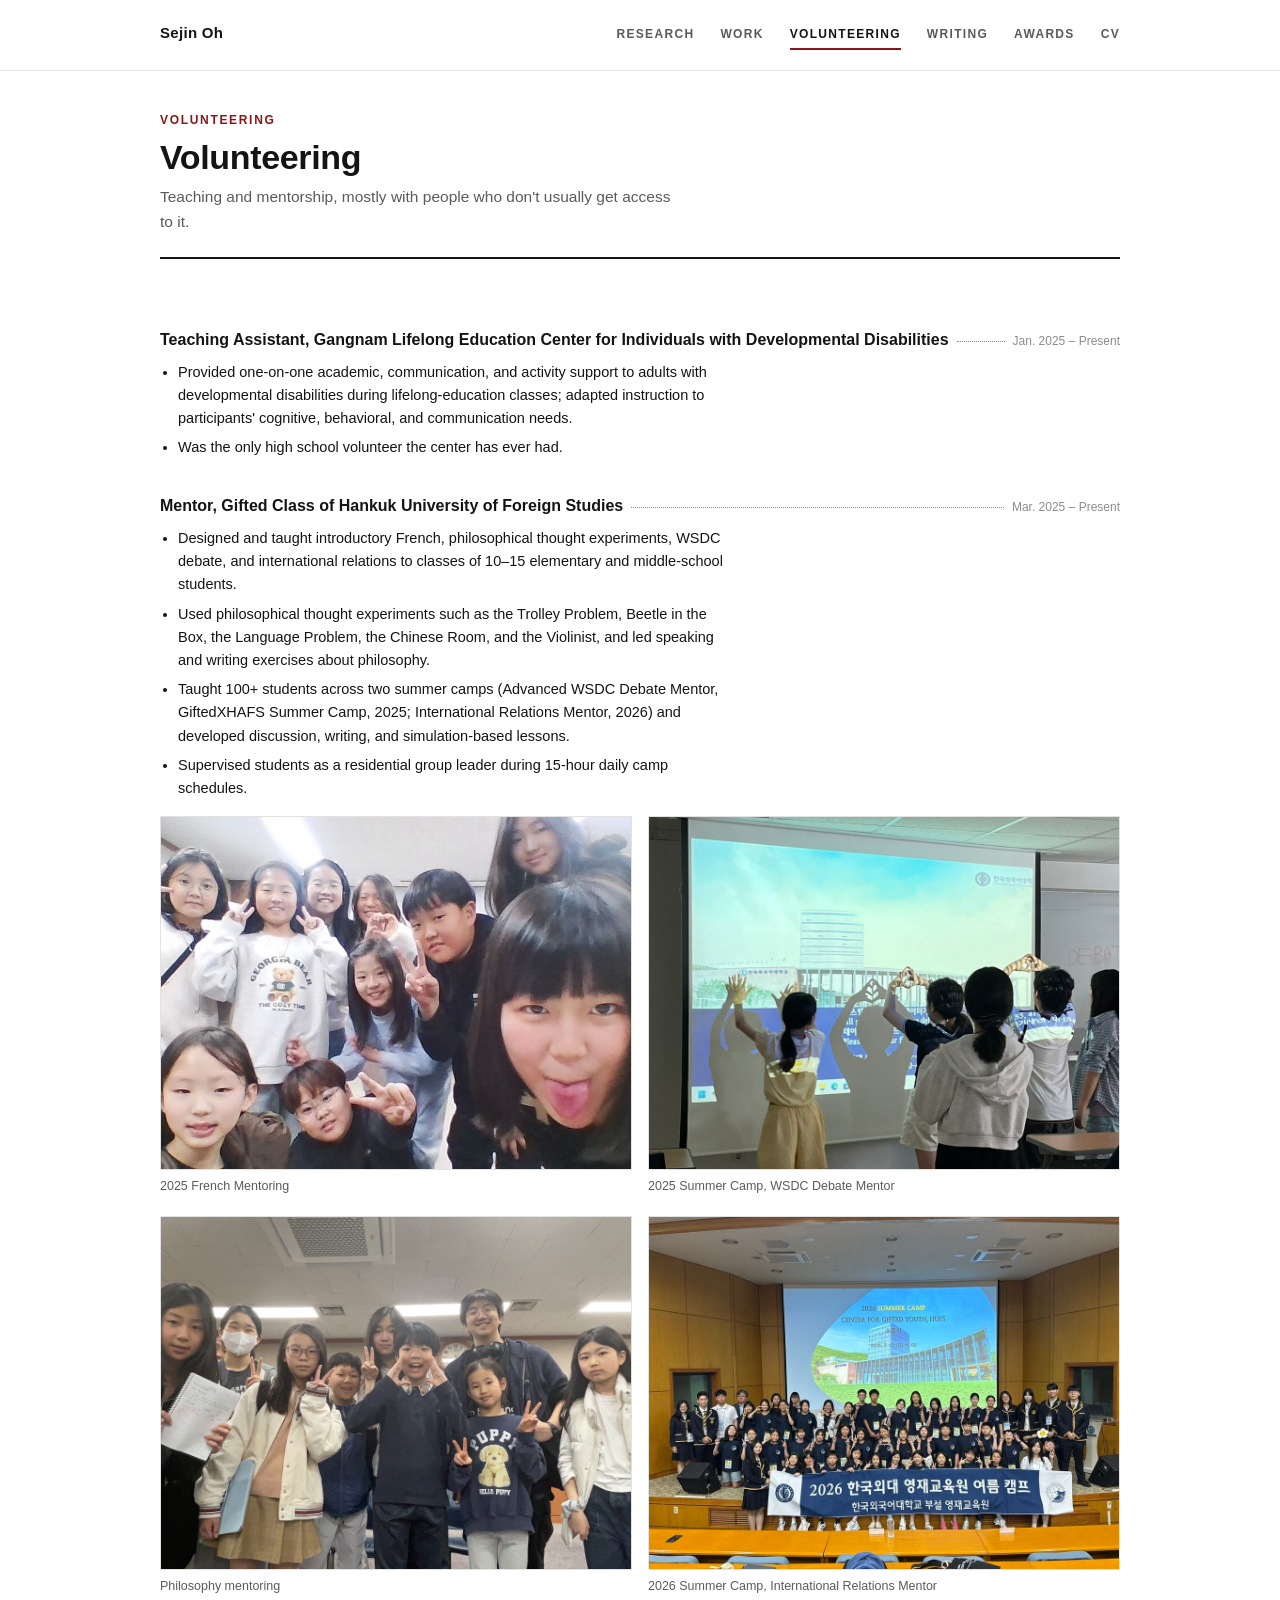
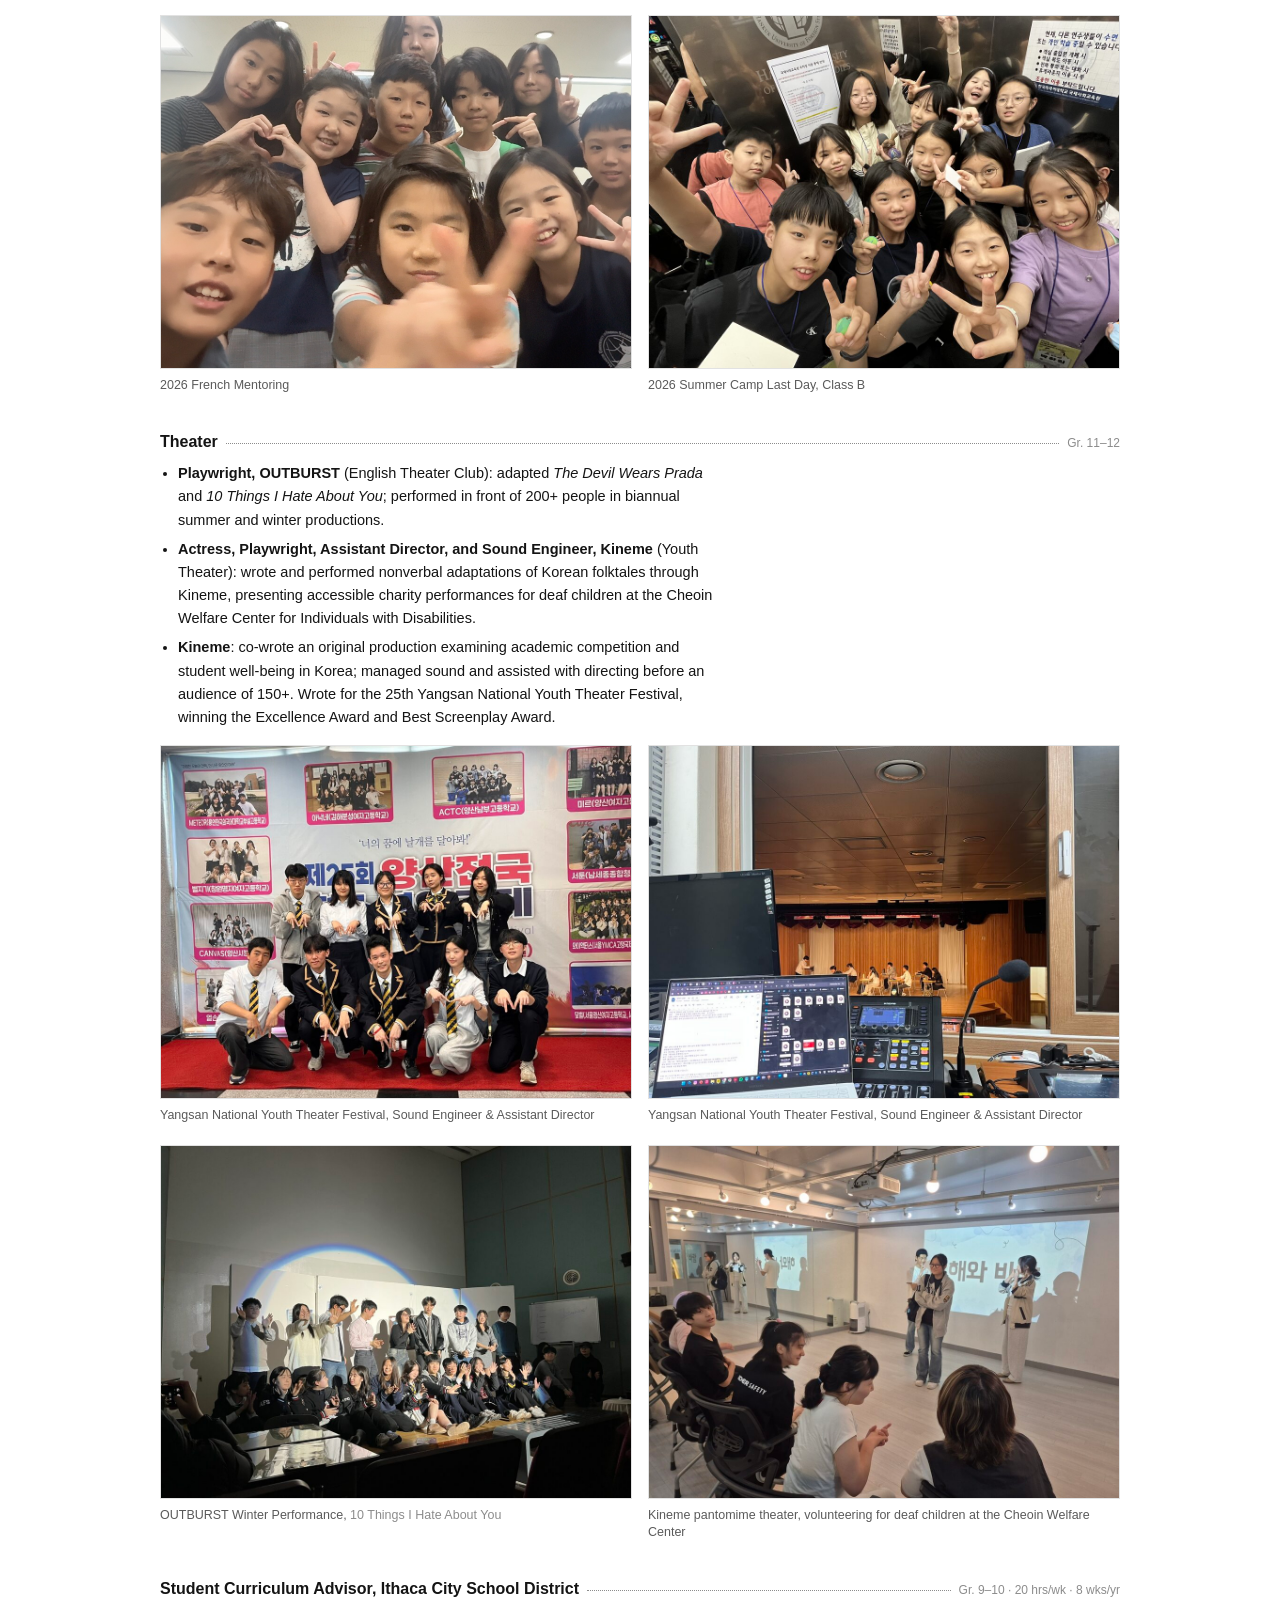
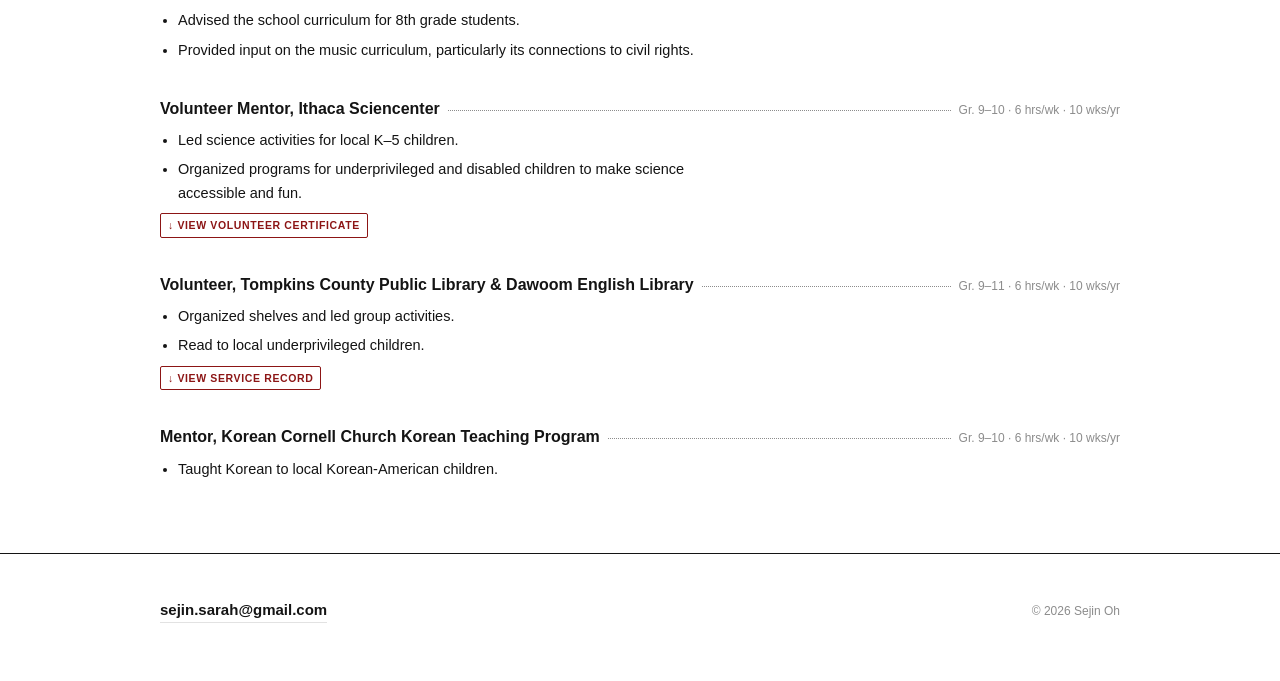
<file: volunteering.html>
<!DOCTYPE html>
<html lang="en">
<head>
<meta charset="UTF-8">
<meta name="viewport" content="width=device-width, initial-scale=1.0">
<title>Sejin Oh | Volunteering</title>
<link rel="canonical" href="https://sejinsarah.com/volunteering.html">
<link rel="icon" type="image/x-icon" href="/favicon.ico">
<link rel="icon" type="image/png" sizes="32x32" href="/images/favicon-32x32.png">
<link rel="icon" type="image/png" sizes="16x16" href="/images/favicon-16x16.png">
<link rel="apple-touch-icon" sizes="180x180" href="/images/apple-touch-icon.png">
<link rel="icon" type="image/png" sizes="192x192" href="/images/android-chrome-192x192.png">
<link rel="icon" type="image/png" sizes="512x512" href="/images/android-chrome-512x512.png">
<link rel="preconnect" href="https://api.fontshare.com">
<link rel="stylesheet" href="https://api.fontshare.com/v2/css?f[]=switzer@400,500,600,700&display=swap">
<link rel="stylesheet" href="styles.css">
</head>
<body>

<div class="nav-wrap">
  <nav class="nav">
    <a class="nav-name" href="index.html">Sejin Oh</a>
    <ul class="nav-tabs">
      <li><a href="research.html">Research</a></li>
      <li><a href="work.html">Work</a></li>
      <li><a href="volunteering.html" aria-current="page">Volunteering</a></li>
      <li><a href="writing.html">Writing</a></li>
      <li><a href="awards.html">Awards</a></li>
      <li><a href="resume.html">CV</a></li>
    </ul>
  </nav>
</div>

<div class="page">
  <header class="masthead">
    <p class="masthead-eyebrow">Volunteering</p>
    <h1>Volunteering</h1>
    <p class="masthead-sub">Teaching and mentorship, mostly with people who don't usually get access to it.</p>
    <hr class="masthead-rule">
  </header>

  <main>
    <section class="section" style="border-top: none;">

      <div class="entry-block">
        <div class="entry-head">
          <span class="entry-title">Teaching Assistant, Gangnam Lifelong Education Center for Individuals with Developmental Disabilities</span>
          <span class="entry-leader"></span>
          <span class="entry-meta">Jan. 2025 – Present</span>
        </div>
        <ul>
          <li>Provided one-on-one academic, communication, and activity support to adults with developmental disabilities during lifelong-education classes; adapted instruction to participants' cognitive, behavioral, and communication needs.</li>
          <li>Was the only high school volunteer the center has ever had.</li>
        </ul>
      </div>

      <div class="entry-block">
        <div class="entry-head">
          <span class="entry-title">Mentor, Gifted Class of Hankuk University of Foreign Studies</span>
          <span class="entry-leader"></span>
          <span class="entry-meta">Mar. 2025 – Present</span>
        </div>
        <ul>
          <li>Designed and taught introductory French, philosophical thought experiments, WSDC debate, and international relations to classes of 10–15 elementary and middle-school students.</li>
          <li>Used philosophical thought experiments such as the Trolley Problem, Beetle in the Box, the Language Problem, the Chinese Room, and the Violinist, and led speaking and writing exercises about philosophy.</li>
          <li>Taught 100+ students across two summer camps (Advanced WSDC Debate Mentor, GiftedXHAFS Summer Camp, 2025; International Relations Mentor, 2026) and developed discussion, writing, and simulation-based lessons.</li>
          <li>Supervised students as a residential group leader during 15-hour daily camp schedules.</li>
        </ul>
        <div class="mini-gallery mini-gallery--2col">
          <figure>
            <img src="images/gifted-group-peace-signs.jpg" alt="Group photo with students making peace signs">
            <figcaption>2025 French Mentoring</figcaption>
          </figure>
          <figure>
            <img src="images/gifted-debate-shadow.jpg" alt="Students acting out a debate-related activity in class">
            <figcaption>2025 Summer Camp, WSDC Debate Mentor</figcaption>
          </figure>
          <figure>
            <img src="images/gifted-group-classroom.jpg" alt="Group photo with students holding up notes and worksheets">
            <figcaption>Philosophy mentoring</figcaption>
          </figure>
          <figure>
            <img src="images/gifted-banner.jpg" alt="2026 HUFS Gifted Youth Summer Camp group photo">
            <figcaption>2026 Summer Camp, International Relations Mentor</figcaption>
          </figure>
          <figure>
            <img src="images/french-mentoring-2026.jpg" alt="Group photo with students making heart and peace sign hand gestures">
            <figcaption>2026 French Mentoring</figcaption>
          </figure>
          <figure>
            <img src="images/gifted-summer-camp-class-b-2026.jpg" alt="Class B students making peace signs on the last day of the 2026 HUFS Gifted Youth Summer Camp">
            <figcaption>2026 Summer Camp Last Day, Class B</figcaption>
          </figure>
        </div>
      </div>

      <div class="entry-block">
        <div class="entry-head">
          <span class="entry-title">Theater</span>
          <span class="entry-leader"></span>
          <span class="entry-meta">Gr. 11–12</span>
        </div>
        <ul>
          <li><strong>Playwright, OUTBURST</strong> (English Theater Club): adapted <em>The Devil Wears Prada</em> and <em>10 Things I Hate About You</em>; performed in front of 200+ people in biannual summer and winter productions.</li>
          <li><strong>Actress, Playwright, Assistant Director, and Sound Engineer, Kineme</strong> (Youth Theater): wrote and performed nonverbal adaptations of Korean folktales through Kineme, presenting accessible charity performances for deaf children at the Cheoin Welfare Center for Individuals with Disabilities.</li>
          <li><strong>Kineme</strong>: co-wrote an original production examining academic competition and student well-being in Korea; managed sound and assisted with directing before an audience of 150+. Wrote for the 25th Yangsan National Youth Theater Festival, winning the Excellence Award and Best Screenplay Award.</li>
        </ul>
        <div class="mini-gallery mini-gallery--2col">
          <figure>
            <img src="images/theater-yangsan-group.jpg" alt="Kineme team at the 25th Yangsan National Youth Theater Festival">
            <figcaption>Yangsan National Youth Theater Festival, Sound Engineer &amp; Assistant Director</figcaption>
          </figure>
          <figure>
            <img src="images/theater-soundbooth.jpg" alt="Running sound from the tech booth during a show">
            <figcaption>Yangsan National Youth Theater Festival, Sound Engineer &amp; Assistant Director</figcaption>
          </figure>
          <figure>
            <img src="images/theater-performance.jpg" alt="On-stage theater performance">
            <figcaption>OUTBURST Winter Performance, <em>10 Things I Hate About You</em></figcaption>
          </figure>
          <figure>
            <img src="images/theater-rehearsal.jpg" alt="Theater rehearsal in the studio">
            <figcaption>Kineme pantomime theater, volunteering for deaf children at the Cheoin Welfare Center</figcaption>
          </figure>
        </div>
      </div>

      <div class="entry-block">
        <div class="entry-head">
          <span class="entry-title">Student Curriculum Advisor, Ithaca City School District</span>
          <span class="entry-leader"></span>
          <span class="entry-meta">Gr. 9–10 · 20 hrs/wk · 8 wks/yr</span>
        </div>
        <ul>
          <li>Advised the school curriculum for 8th grade students.</li>
          <li>Provided input on the music curriculum, particularly its connections to civil rights.</li>
        </ul>
      </div>

      <div class="entry-block">
        <div class="entry-head">
          <span class="entry-title">Volunteer Mentor, Ithaca Sciencenter</span>
          <span class="entry-leader"></span>
          <span class="entry-meta">Gr. 9–10 · 6 hrs/wk · 10 wks/yr</span>
        </div>
        <ul>
          <li>Led science activities for local K–5 children.</li>
          <li>Organized programs for underprivileged and disabled children to make science accessible and fun.</li>
        </ul>
        <a class="pdf-tag" href="images/sciencenter-certificate.png" target="_blank">↓ View Volunteer Certificate</a>
      </div>

      <div class="entry-block">
        <div class="entry-head">
          <span class="entry-title">Volunteer, Tompkins County Public Library &amp; Dawoom English Library</span>
          <span class="entry-leader"></span>
          <span class="entry-meta">Gr. 9–11 · 6 hrs/wk · 10 wks/yr</span>
        </div>
        <ul>
          <li>Organized shelves and led group activities.</li>
          <li>Read to local underprivileged children.</li>
        </ul>
        <a class="pdf-tag" href="images/tcpl-service-record.png" target="_blank">↓ View Service Record</a>
      </div>

      <div class="entry-block">
        <div class="entry-head">
          <span class="entry-title">Mentor, Korean Cornell Church Korean Teaching Program</span>
          <span class="entry-leader"></span>
          <span class="entry-meta">Gr. 9–10 · 6 hrs/wk · 10 wks/yr</span>
        </div>
        <ul>
          <li>Taught Korean to local Korean-American children.</li>
        </ul>
      </div>
    </section>
  </main>
</div>

<div class="footer-wrap">
  <footer>
    <a class="footer-email" href="mailto:sejin.sarah@gmail.com">sejin.sarah@gmail.com</a>
    <p class="footer-copy">© 2026 Sejin Oh</p>
  </footer>
</div>

</body>
</html>
</file>
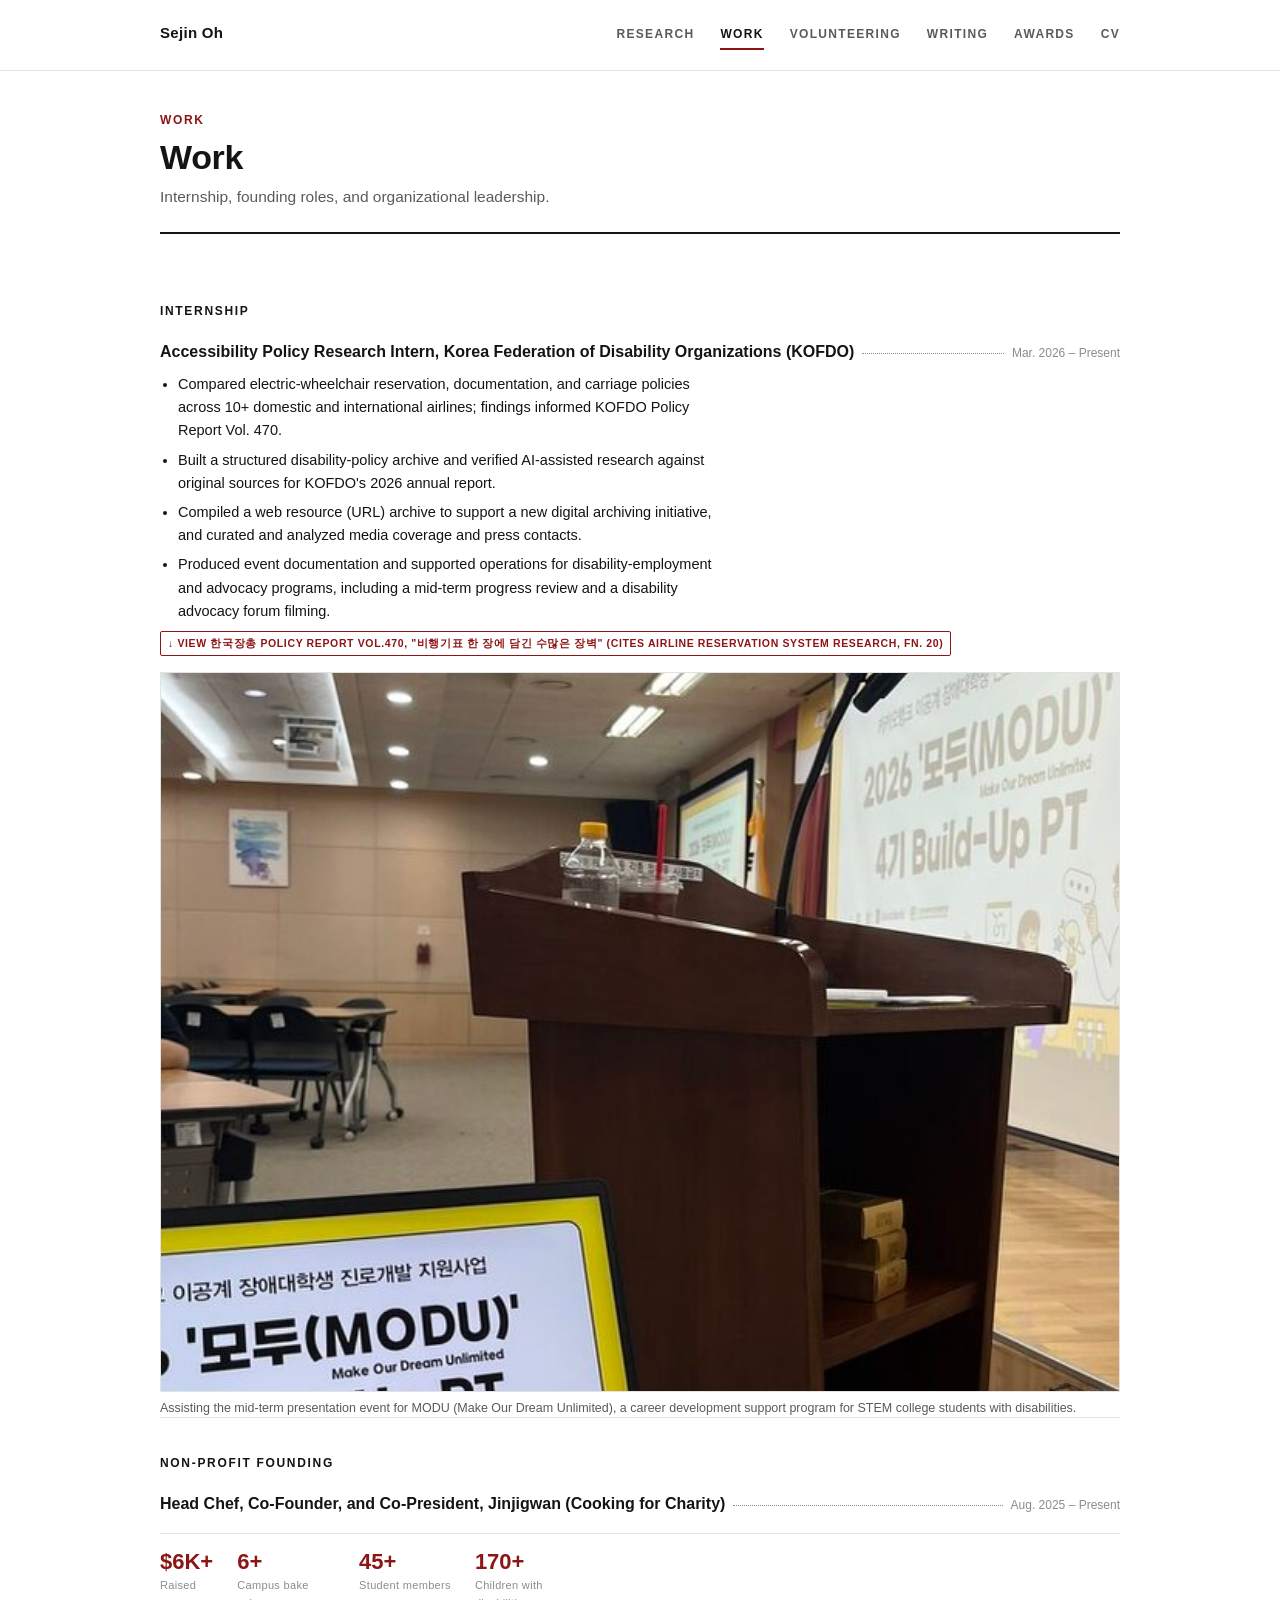
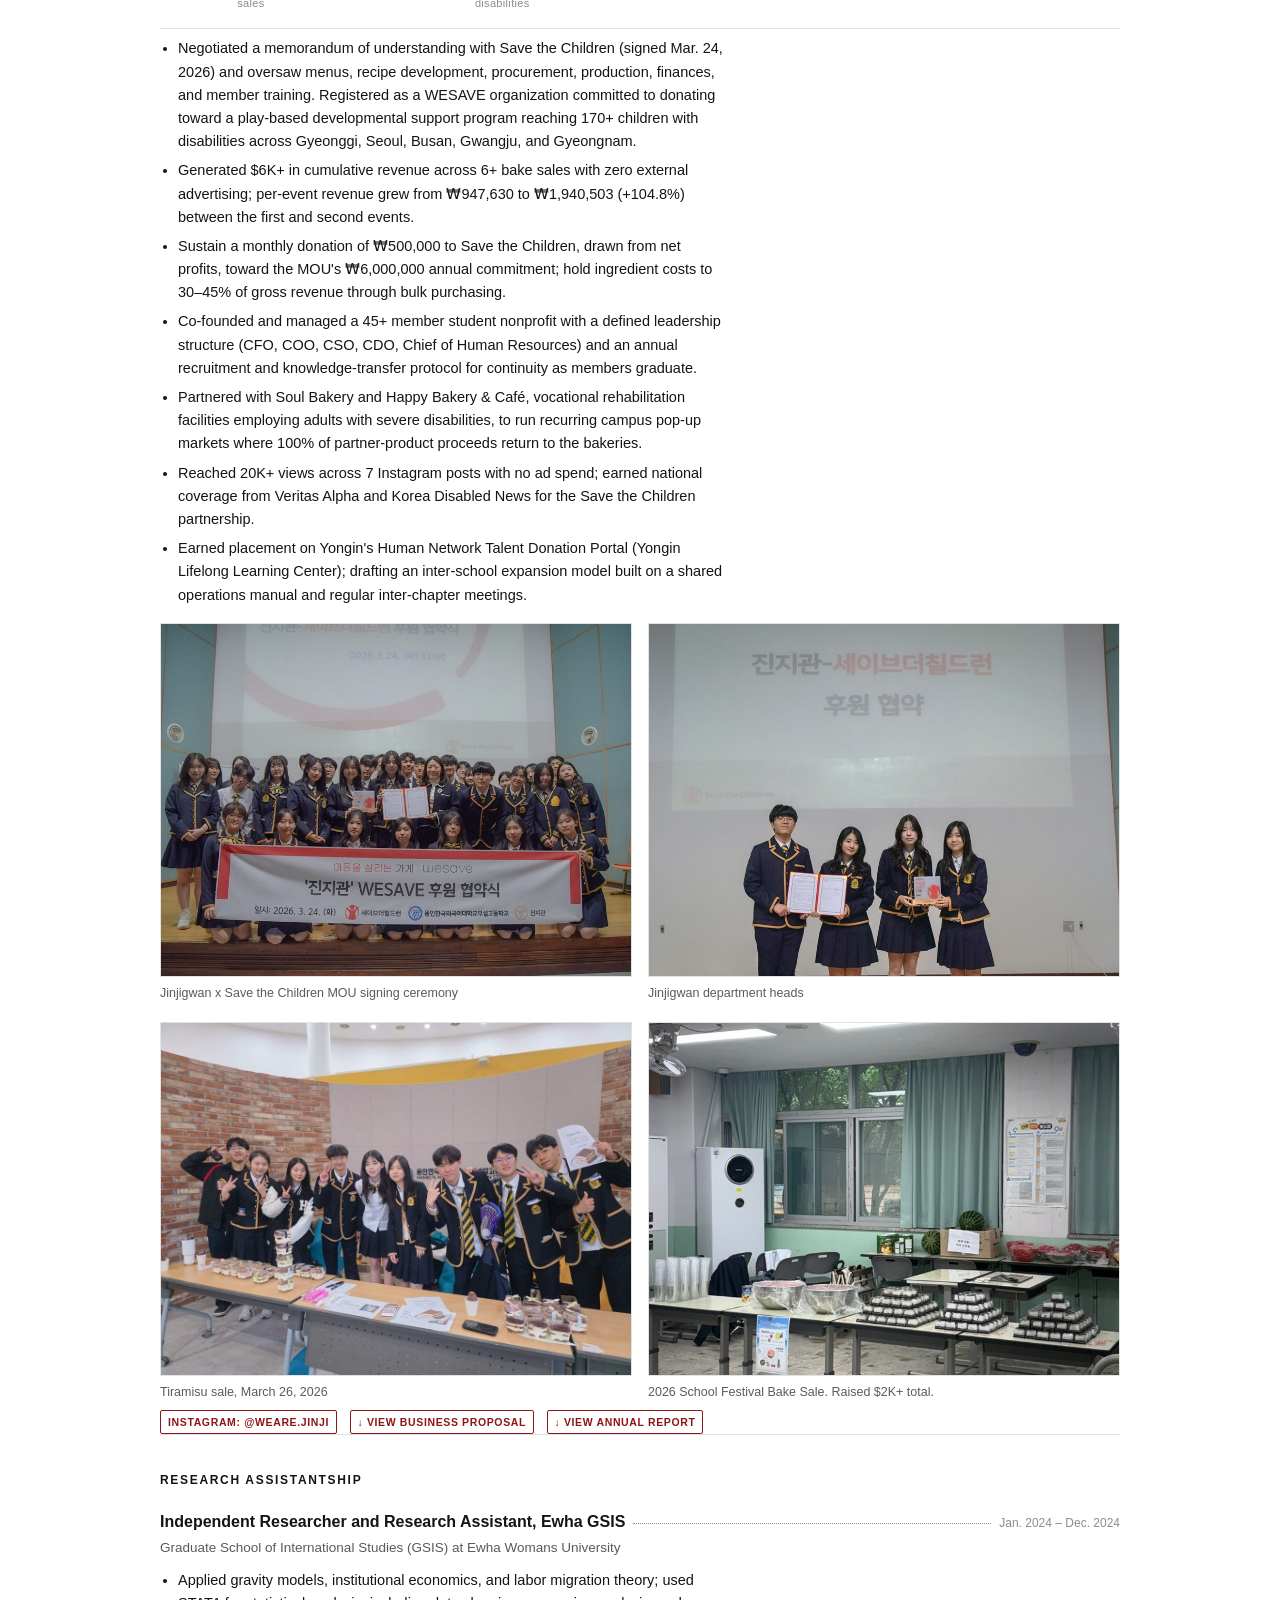
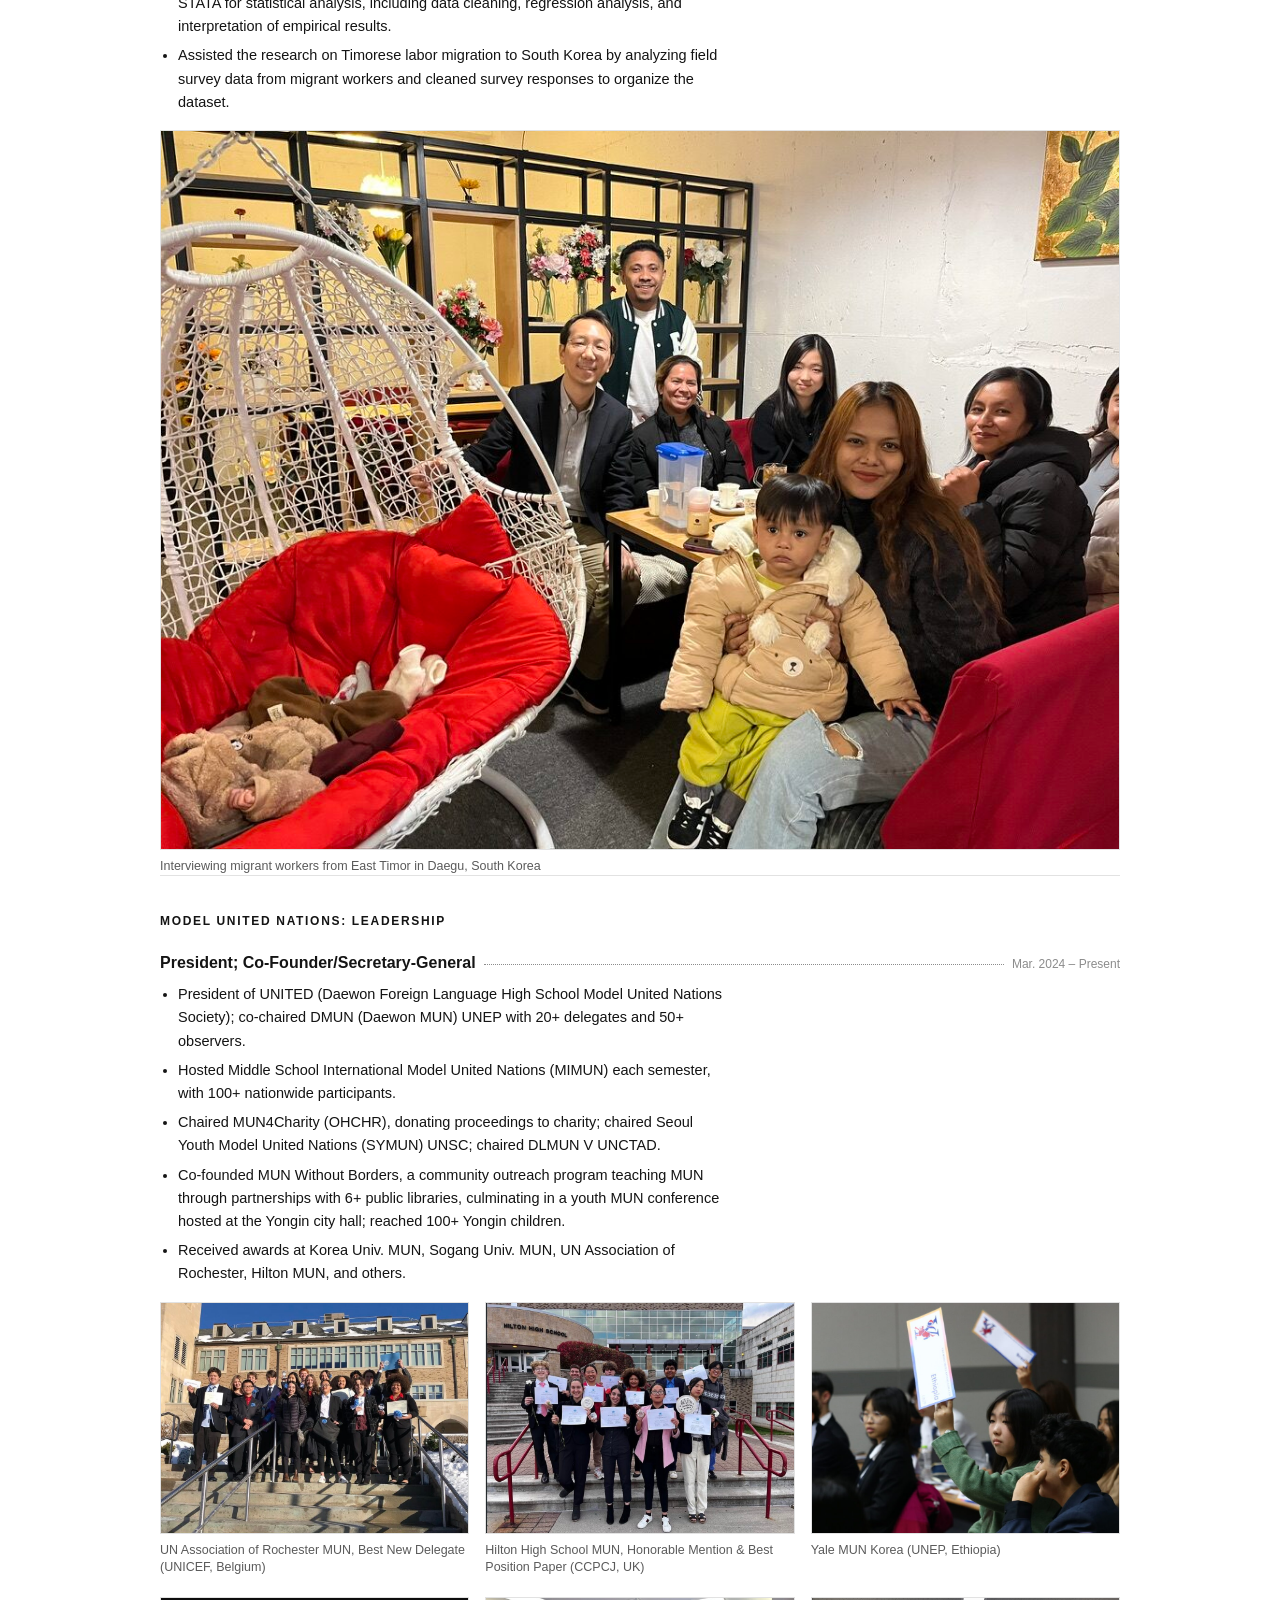
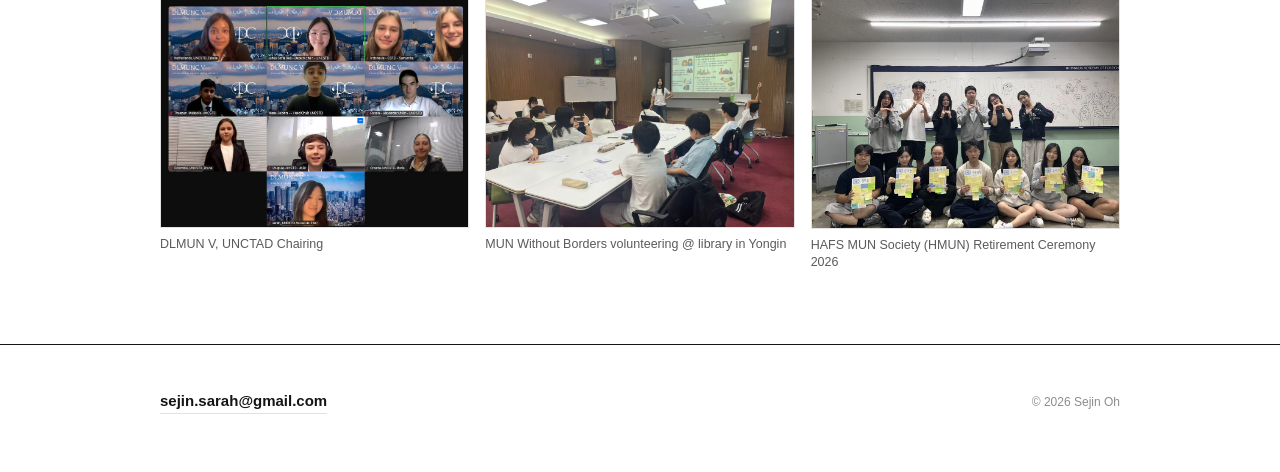
<file: work.html>
<!DOCTYPE html>
<html lang="en">
<head>
<meta charset="UTF-8">
<meta name="viewport" content="width=device-width, initial-scale=1.0">
<title>Sejin Oh | Work</title>
<link rel="canonical" href="https://sejinsarah.com/work.html">
<link rel="icon" type="image/x-icon" href="/favicon.ico">
<link rel="icon" type="image/png" sizes="32x32" href="/images/favicon-32x32.png">
<link rel="icon" type="image/png" sizes="16x16" href="/images/favicon-16x16.png">
<link rel="apple-touch-icon" sizes="180x180" href="/images/apple-touch-icon.png">
<link rel="icon" type="image/png" sizes="192x192" href="/images/android-chrome-192x192.png">
<link rel="icon" type="image/png" sizes="512x512" href="/images/android-chrome-512x512.png">
<link rel="preconnect" href="https://api.fontshare.com">
<link rel="stylesheet" href="https://api.fontshare.com/v2/css?f[]=switzer@400,500,600,700&display=swap">
<link rel="stylesheet" href="styles.css">
</head>
<body>

<div class="nav-wrap">
  <nav class="nav">
    <a class="nav-name" href="index.html">Sejin Oh</a>
    <ul class="nav-tabs">
      <li><a href="research.html">Research</a></li>
      <li><a href="work.html" aria-current="page">Work</a></li>
      <li><a href="volunteering.html">Volunteering</a></li>
      <li><a href="writing.html">Writing</a></li>
      <li><a href="awards.html">Awards</a></li>
      <li><a href="resume.html">CV</a></li>
    </ul>
  </nav>
</div>

<div class="page">
  <header class="masthead">
    <p class="masthead-eyebrow">Work</p>
    <h1>Work</h1>
    <p class="masthead-sub">Internship, founding roles, and organizational leadership.</p>
    <hr class="masthead-rule">
  </header>

  <main>
    <section class="section" style="border-top: none;">
      <p class="section-label">Internship</p>
      <div class="entry-block">
        <div class="entry-head">
          <span class="entry-title">Accessibility Policy Research Intern, Korea Federation of Disability Organizations (KOFDO)</span>
          <span class="entry-leader"></span>
          <span class="entry-meta">Mar. 2026 – Present</span>
        </div>
        <ul>
          <li>Compared electric-wheelchair reservation, documentation, and carriage policies across 10+ domestic and international airlines; findings informed KOFDO Policy Report Vol. 470.</li>
          <li>Built a structured disability-policy archive and verified AI-assisted research against original sources for KOFDO's 2026 annual report.</li>
          <li>Compiled a web resource (URL) archive to support a new digital archiving initiative, and curated and analyzed media coverage and press contacts.</li>
          <li>Produced event documentation and supported operations for disability-employment and advocacy programs, including a mid-term progress review and a disability advocacy forum filming.</li>
        </ul>
        <a class="pdf-tag" href="pdfs/kofdo-policy-report-vol470-airline-accessibility.pdf" target="_blank">↓ View 한국장총 Policy Report Vol.470, "비행기표 한 장에 담긴 수많은 장벽" (cites airline reservation system research, fn. 20)</a>
        <div class="mini-gallery">
          <figure>
            <img src="images/kofdo-modu-buildup-pt.jpg" alt="Presentation slide for the 2026 MODU (Make Our Dream Unlimited) Build-Up PT program">
            <figcaption>Assisting the mid-term presentation event for MODU (Make Our Dream Unlimited), a career development support program for STEM college students with disabilities.</figcaption>
          </figure>
        </div>
      </div>
    </section>

    <section class="section">
      <p class="section-label">Non-Profit Founding</p>
      <div class="entry-block">
        <div class="entry-head">
          <span class="entry-title">Head Chef, Co-Founder, and Co-President, Jinjigwan (Cooking for Charity)</span>
          <span class="entry-leader"></span>
          <span class="entry-meta">Aug. 2025 – Present</span>
        </div>
        <div class="entry-stats">
          <div><div class="entry-stat-value">$6K+</div><div class="entry-stat-label">Raised</div></div>
          <div><div class="entry-stat-value">6+</div><div class="entry-stat-label">Campus bake sales</div></div>
          <div><div class="entry-stat-value">45+</div><div class="entry-stat-label">Student members</div></div>
          <div><div class="entry-stat-value">170+</div><div class="entry-stat-label">Children with disabilities</div></div>
        </div>
        <ul>
          <li>Negotiated a memorandum of understanding with Save the Children (signed Mar. 24, 2026) and oversaw menus, recipe development, procurement, production, finances, and member training. Registered as a WESAVE organization committed to donating toward a play-based developmental support program reaching 170+ children with disabilities across Gyeonggi, Seoul, Busan, Gwangju, and Gyeongnam.</li>
          <li>Generated $6K+ in cumulative revenue across 6+ bake sales with zero external advertising; per-event revenue grew from ₩947,630 to ₩1,940,503 (+104.8%) between the first and second events.</li>
          <li>Sustain a monthly donation of ₩500,000 to Save the Children, drawn from net profits, toward the MOU's ₩6,000,000 annual commitment; hold ingredient costs to 30–45% of gross revenue through bulk purchasing.</li>
          <li>Co-founded and managed a 45+ member student nonprofit with a defined leadership structure (CFO, COO, CSO, CDO, Chief of Human Resources) and an annual recruitment and knowledge-transfer protocol for continuity as members graduate.</li>
          <li>Partnered with Soul Bakery and Happy Bakery &amp; Café, vocational rehabilitation facilities employing adults with severe disabilities, to run recurring campus pop-up markets where 100% of partner-product proceeds return to the bakeries.</li>
          <li>Reached 20K+ views across 7 Instagram posts with no ad spend; earned national coverage from Veritas Alpha and Korea Disabled News for the Save the Children partnership.</li>
          <li>Earned placement on Yongin's Human Network Talent Donation Portal (Yongin Lifelong Learning Center); drafting an inter-school expansion model built on a shared operations manual and regular inter-chapter meetings.</li>
        </ul>
        <div class="mini-gallery mini-gallery--2col">
          <figure>
            <img src="images/jinjigwan-group.jpg" alt="Jinjigwan x Save the Children WESAVE partnership ceremony, full team">
            <figcaption>Jinjigwan x Save the Children MOU signing ceremony</figcaption>
          </figure>
          <figure>
            <img src="images/jinjigwan-mou.jpg" alt="Jinjigwan leadership holding the signed MOU">
            <figcaption>Jinjigwan department heads</figcaption>
          </figure>
          <figure>
            <img src="images/jinjigwan-baking.jpg" alt="Jinjigwan bake sale table">
            <figcaption>Tiramisu sale, March 26, 2026</figcaption>
          </figure>
          <figure>
            <img src="images/jinjigwan-festival-bakesale.jpg" alt="Jinjigwan bake sale setup with tiered dessert displays in a classroom">
            <figcaption>2026 School Festival Bake Sale. Raised $2K+ total.</figcaption>
          </figure>
        </div>
        <a class="pdf-tag" href="https://www.instagram.com/weare.jinji" target="_blank">Instagram: @weare.jinji</a>
        <a class="pdf-tag" href="pdfs/jinjigwan-business-proposal.pdf" target="_blank">↓ View Business Proposal</a>
        <a class="pdf-tag" href="pdfs/jinjigwan-annual-report.pdf" target="_blank">↓ View Annual Report</a>
      </div>
    </section>

    <section class="section">
      <p class="section-label">Research Assistantship</p>
      <div class="entry-block">
        <div class="entry-head">
          <span class="entry-title">Independent Researcher and Research Assistant, Ewha GSIS</span>
          <span class="entry-leader"></span>
          <span class="entry-meta">Jan. 2024 – Dec. 2024</span>
        </div>
        <p class="entry-role">Graduate School of International Studies (GSIS) at Ewha Womans University</p>
        <ul>
          <li>Applied gravity models, institutional economics, and labor migration theory; used STATA for statistical analysis, including data cleaning, regression analysis, and interpretation of empirical results.</li>
          <li>Assisted the research on Timorese labor migration to South Korea by analyzing field survey data from migrant workers and cleaned survey responses to organize the dataset.</li>
        </ul>
        <div class="mini-gallery">
          <figure>
            <img src="images/ewha-migration-group.jpg" alt="Group photo with Ewha GSIS research team and Timorese migrant worker families">
            <figcaption>Interviewing migrant workers from East Timor in Daegu, South Korea</figcaption>
          </figure>
        </div>
      </div>
    </section>

    <section class="section">
      <p class="section-label">Model United Nations: Leadership</p>

      <div class="entry-block">
        <div class="entry-head">
          <span class="entry-title">President; Co-Founder/Secretary-General</span>
          <span class="entry-leader"></span>
          <span class="entry-meta">Mar. 2024 – Present</span>
        </div>
        <ul>
          <li>President of UNITED (Daewon Foreign Language High School Model United Nations Society); co-chaired DMUN (Daewon MUN) UNEP with 20+ delegates and 50+ observers.</li>
          <li>Hosted Middle School International Model United Nations (MIMUN) each semester, with 100+ nationwide participants.</li>
          <li>Chaired MUN4Charity (OHCHR), donating proceedings to charity; chaired Seoul Youth Model United Nations (SYMUN) UNSC; chaired DLMUN V UNCTAD.</li>
          <li>Co-founded MUN Without Borders, a community outreach program teaching MUN through partnerships with 6+ public libraries, culminating in a youth MUN conference hosted at the Yongin city hall; reached 100+ Yongin children.</li>
          <li>Received awards at Korea Univ. MUN, Sogang Univ. MUN, UN Association of Rochester, Hilton MUN, and others.</li>
        </ul>
        <div class="mini-gallery">
          <figure>
            <img src="images/mun-us-conference.jpg" alt="Group photo with certificates at a U.S. MUN conference">
            <figcaption>UN Association of Rochester MUN, Best New Delegate (UNICEF, Belgium)</figcaption>
          </figure>
          <figure>
            <img src="images/mun-hilton.jpg" alt="Awards day outside Hilton High School after Hilton MUN">
            <figcaption>Hilton High School MUN, Honorable Mention &amp; Best Position Paper (CCPCJ, UK)</figcaption>
          </figure>
          <figure>
            <img src="images/mun-placards.jpg" alt="Delegates raising placards on the conference floor">
            <figcaption>Yale MUN Korea (UNEP, Ethiopia)</figcaption>
          </figure>
          <figure>
            <img src="images/mun-dlmunc-online.jpg" alt="DLMUNC V online conference video call grid">
            <figcaption>DLMUN V, UNCTAD Chairing</figcaption>
          </figure>
          <figure>
            <img src="images/mun-outreach-classroom.jpg" alt="Teaching MUN and international relations to local children at the outreach program">
            <figcaption>MUN Without Borders volunteering @ library in Yongin</figcaption>
          </figure>
          <figure>
            <img src="images/mun-hmun-retirement-2026.jpg" alt="HAFS MUN Society members posing in front of a whiteboard drawn with HMUN artwork at the retirement ceremony, holding sticky-note messages">
            <figcaption>HAFS MUN Society (HMUN) Retirement Ceremony 2026</figcaption>
          </figure>
        </div>
      </div>
    </section>
  </main>
</div>

<div class="footer-wrap">
  <footer>
    <a class="footer-email" href="mailto:sejin.sarah@gmail.com">sejin.sarah@gmail.com</a>
    <p class="footer-copy">© 2026 Sejin Oh</p>
  </footer>
</div>

</body>
</html>
</file>
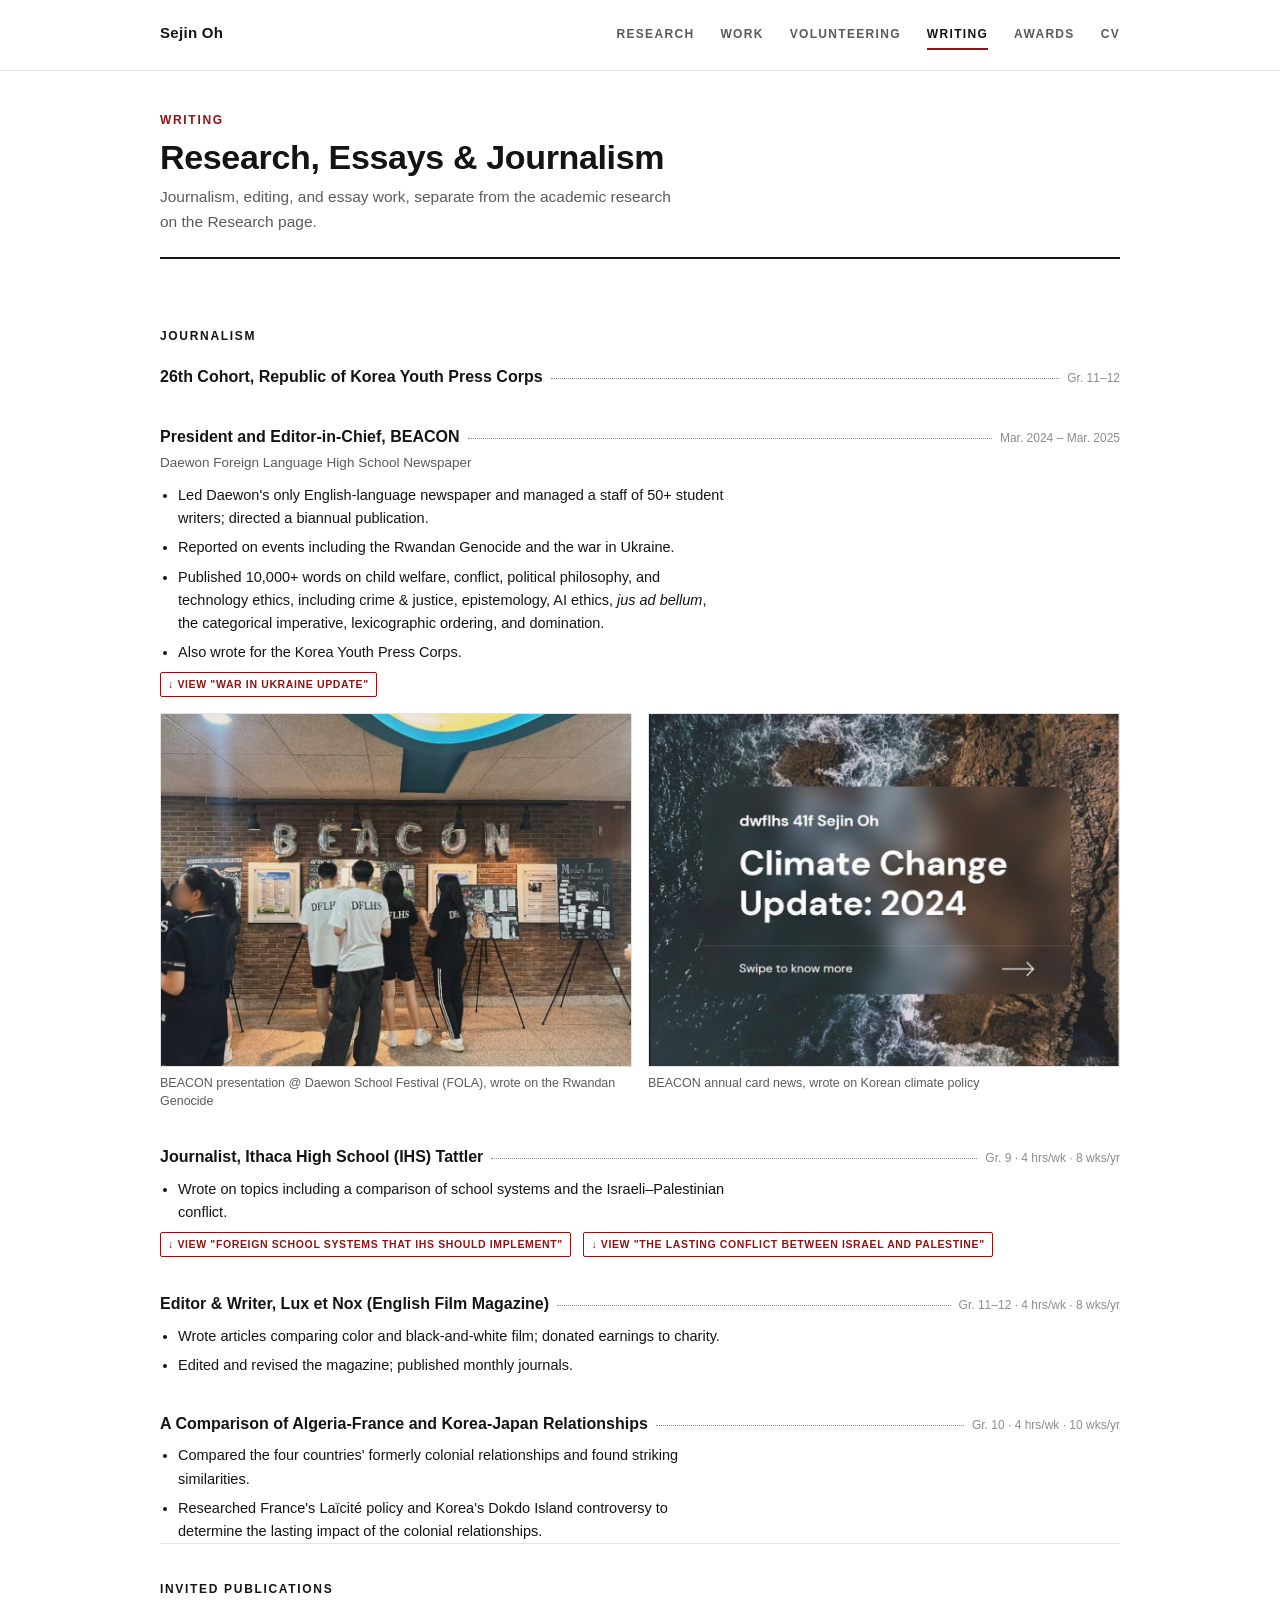
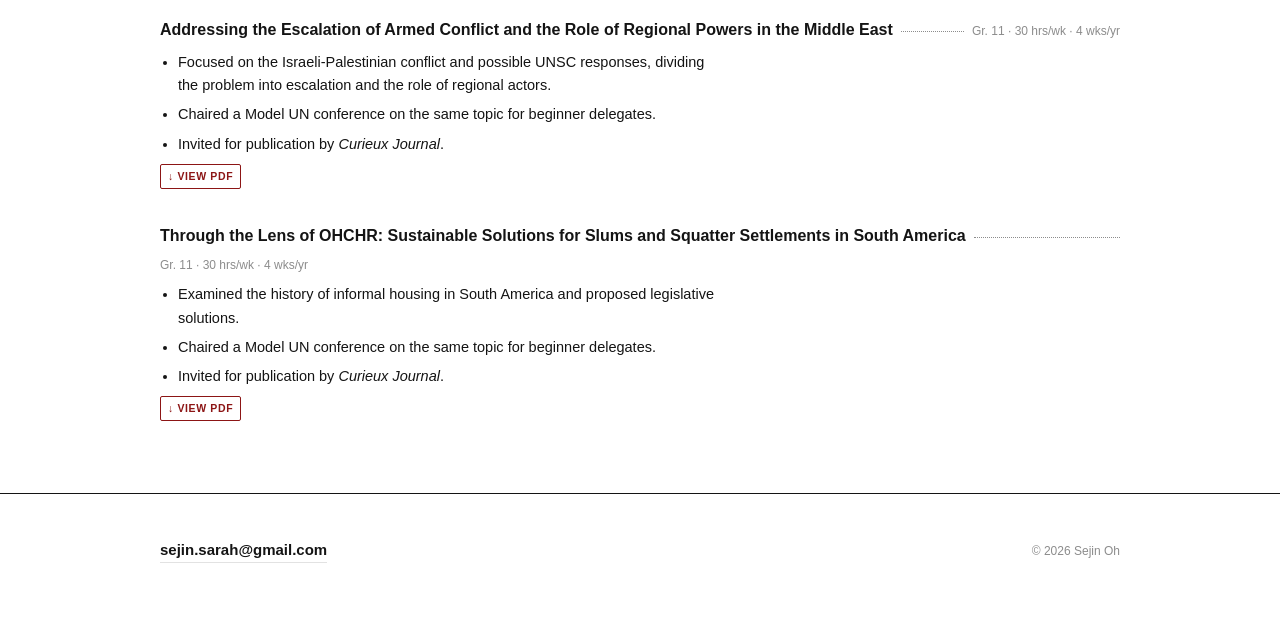
<file: writing.html>
<!DOCTYPE html>
<html lang="en">
<head>
<meta charset="UTF-8">
<meta name="viewport" content="width=device-width, initial-scale=1.0">
<title>Sejin Oh | Writing</title>
<link rel="canonical" href="https://sejinsarah.com/writing.html">
<link rel="icon" type="image/x-icon" href="/favicon.ico">
<link rel="icon" type="image/png" sizes="32x32" href="/images/favicon-32x32.png">
<link rel="icon" type="image/png" sizes="16x16" href="/images/favicon-16x16.png">
<link rel="apple-touch-icon" sizes="180x180" href="/images/apple-touch-icon.png">
<link rel="icon" type="image/png" sizes="192x192" href="/images/android-chrome-192x192.png">
<link rel="icon" type="image/png" sizes="512x512" href="/images/android-chrome-512x512.png">
<link rel="preconnect" href="https://api.fontshare.com">
<link rel="stylesheet" href="https://api.fontshare.com/v2/css?f[]=switzer@400,500,600,700&display=swap">
<link rel="stylesheet" href="styles.css">
</head>
<body>

<div class="nav-wrap">
  <nav class="nav">
    <a class="nav-name" href="index.html">Sejin Oh</a>
    <ul class="nav-tabs">
      <li><a href="research.html">Research</a></li>
      <li><a href="work.html">Work</a></li>
      <li><a href="volunteering.html">Volunteering</a></li>
      <li><a href="writing.html" aria-current="page">Writing</a></li>
      <li><a href="awards.html">Awards</a></li>
      <li><a href="resume.html">CV</a></li>
    </ul>
  </nav>
</div>

<div class="page">
  <header class="masthead">
    <p class="masthead-eyebrow">Writing</p>
    <h1>Research, Essays &amp; Journalism</h1>
    <p class="masthead-sub">Journalism, editing, and essay work, separate from the academic research on the Research page.</p>
    <hr class="masthead-rule">
  </header>

  <main>
    <section class="section" style="border-top: none;">
      <p class="section-label">Journalism</p>

      <div class="entry-block">
        <div class="entry-head">
          <span class="entry-title">26th Cohort, Republic of Korea Youth Press Corps</span>
          <span class="entry-leader"></span>
          <span class="entry-meta">Gr. 11–12</span>
        </div>
      </div>

      <div class="entry-block">
        <div class="entry-head">
          <span class="entry-title">President and Editor-in-Chief, BEACON</span>
          <span class="entry-leader"></span>
          <span class="entry-meta">Mar. 2024 – Mar. 2025</span>
        </div>
        <p class="entry-role">Daewon Foreign Language High School Newspaper</p>
        <ul>
          <li>Led Daewon's only English-language newspaper and managed a staff of 50+ student writers; directed a biannual publication.</li>
          <li>Reported on events including the Rwandan Genocide and the war in Ukraine.</li>
          <li>Published 10,000+ words on child welfare, conflict, political philosophy, and technology ethics, including crime &amp; justice, epistemology, AI ethics, <em>jus ad bellum</em>, the categorical imperative, lexicographic ordering, and domination.</li>
          <li>Also wrote for the Korea Youth Press Corps.</li>
        </ul>
        <a class="pdf-tag" href="pdfs/writing-ukraine-update.pdf" target="_blank">↓ View "War in Ukraine Update"</a>
        <div class="mini-gallery">
          <figure>
            <img src="images/beacon-exhibit.jpg" alt="BEACON exhibit display at school, with balloon lettering">
            <figcaption>BEACON presentation @ Daewon School Festival (FOLA), wrote on the Rwandan Genocide</figcaption>
          </figure>
          <figure>
            <img src="images/beacon-climate-post.jpg" alt="BEACON social post: Climate Change Update 2024">
            <figcaption>BEACON annual card news, wrote on Korean climate policy</figcaption>
          </figure>
        </div>
      </div>

      <div class="entry-block">
        <div class="entry-head">
          <span class="entry-title">Journalist, Ithaca High School (IHS) Tattler</span>
          <span class="entry-leader"></span>
          <span class="entry-meta">Gr. 9 · 4 hrs/wk · 8 wks/yr</span>
        </div>
        <ul>
          <li>Wrote on topics including a comparison of school systems and the Israeli–Palestinian conflict.</li>
        </ul>
        <a class="pdf-tag" href="pdfs/writing-school-systems.pdf" target="_blank">↓ View "Foreign School Systems That IHS Should Implement"</a>
        <a class="pdf-tag" href="pdfs/writing-israel-palestine.pdf" target="_blank">↓ View "The Lasting Conflict Between Israel and Palestine"</a>
      </div>

      <div class="entry-block">
        <div class="entry-head">
          <span class="entry-title">Editor &amp; Writer, Lux et Nox (English Film Magazine)</span>
          <span class="entry-leader"></span>
          <span class="entry-meta">Gr. 11–12 · 4 hrs/wk · 8 wks/yr</span>
        </div>
        <ul>
          <li>Wrote articles comparing color and black-and-white film; donated earnings to charity.</li>
          <li>Edited and revised the magazine; published monthly journals.</li>
        </ul>
      </div>

      <div class="entry-block">
        <div class="entry-head">
          <span class="entry-title">A Comparison of Algeria-France and Korea-Japan Relationships</span>
          <span class="entry-leader"></span>
          <span class="entry-meta">Gr. 10 · 4 hrs/wk · 10 wks/yr</span>
        </div>
        <ul>
          <li>Compared the four countries' formerly colonial relationships and found striking similarities.</li>
          <li>Researched France's Laïcité policy and Korea's Dokdo Island controversy to determine the lasting impact of the colonial relationships.</li>
        </ul>
      </div>
    </section>

    <section class="section">
      <p class="section-label">Invited Publications</p>
      <div class="entry-block">
        <div class="entry-head">
          <span class="entry-title">Addressing the Escalation of Armed Conflict and the Role of Regional Powers in the Middle East</span>
          <span class="entry-leader"></span>
          <span class="entry-meta">Gr. 11 · 30 hrs/wk · 4 wks/yr</span>
        </div>
        <ul>
          <li>Focused on the Israeli-Palestinian conflict and possible UNSC responses, dividing the problem into escalation and the role of regional actors.</li>
          <li>Chaired a Model UN conference on the same topic for beginner delegates.</li>
          <li>Invited for publication by <em>Curieux Journal</em>.</li>
        </ul>
        <a class="pdf-tag" href="pdfs/writing-middle-east-escalation.pdf" target="_blank">↓ View PDF</a>
      </div>
      <div class="entry-block">
        <div class="entry-head">
          <span class="entry-title">Through the Lens of OHCHR: Sustainable Solutions for Slums and Squatter Settlements in South America</span>
          <span class="entry-leader"></span>
          <span class="entry-meta">Gr. 11 · 30 hrs/wk · 4 wks/yr</span>
        </div>
        <ul>
          <li>Examined the history of informal housing in South America and proposed legislative solutions.</li>
          <li>Chaired a Model UN conference on the same topic for beginner delegates.</li>
          <li>Invited for publication by <em>Curieux Journal</em>.</li>
        </ul>
        <a class="pdf-tag" href="pdfs/writing-ohchr-slums.pdf" target="_blank">↓ View PDF</a>
      </div>
    </section>
  </main>
</div>

<div class="footer-wrap">
  <footer>
    <a class="footer-email" href="mailto:sejin.sarah@gmail.com">sejin.sarah@gmail.com</a>
    <p class="footer-copy">© 2026 Sejin Oh</p>
  </footer>
</div>

</body>
</html>
</file>
<file: styles.css>
/* ============================================
   sejinsarah.com — shared stylesheet, v2
   Academic-editorial. Helvetica-adjacent (Switzer).
   ============================================ */

:root {
  --bg: #ffffff;
  --text: #141414;
  --text-secondary: #5a5a5a;
  --text-tertiary: #8c8c8c;
  --accent: #8c1515;
  --rule: #e2e2e2;
  --rule-strong: #141414;

  --font: "Switzer", "Helvetica Neue", Helvetica, sans-serif;

  --max-width: 1040px;
  --gutter: 40px;
}

* { box-sizing: border-box; }
html { -webkit-font-smoothing: antialiased; }

body {
  margin: 0;
  background: var(--bg);
  color: var(--text);
  font-family: var(--font);
  font-size: 16px;
  line-height: 1.6;
  -webkit-text-size-adjust: 100%;
}

a {
  color: var(--accent);
  text-decoration: none;
  border-bottom: 1px solid rgba(140, 21, 21, 0.35);
  transition: border-color 0.15s ease;
}
a:hover, a:focus-visible { border-bottom-color: var(--accent); }
a:focus-visible, button:focus-visible { outline: 2px solid var(--accent); outline-offset: 3px; }

.page { max-width: var(--max-width); margin: 0 auto; padding: 0 var(--gutter); }
.prose { max-width: 62ch; }

/* ---------- Top nav ---------- */

.nav-wrap { border-bottom: 1px solid var(--rule); }

.nav {
  max-width: var(--max-width);
  margin: 0 auto;
  padding: 20px var(--gutter);
  display: flex;
  align-items: baseline;
  justify-content: space-between;
  flex-wrap: wrap;
  gap: 12px 24px;
}

.nav-name {
  font-size: 15px;
  font-weight: 700;
  letter-spacing: 0.02em;
  color: var(--text);
  border-bottom: none;
  white-space: nowrap;
}
.nav-name:hover { color: var(--accent); }

.nav-tabs {
  display: flex;
  gap: 26px;
  list-style: none;
  margin: 0;
  padding: 0;
  flex-wrap: wrap;
}

.nav-tabs a {
  display: inline-block;
  font-size: 12px;
  font-weight: 600;
  letter-spacing: 0.11em;
  text-transform: uppercase;
  color: var(--text-secondary);
  border-bottom: 2px solid transparent;
  padding-bottom: 4px;
}
.nav-tabs a:hover { color: var(--text); border-bottom-color: var(--rule-strong); }
.nav-tabs a[aria-current="page"] { color: var(--text); border-bottom-color: var(--accent); }

/* ---------- Hero (homepage) ---------- */

.hero {
  padding: 48px 0 36px;
  border-bottom: 1px solid var(--rule);
}

.hero h1 {
  font-size: 44px;
  font-weight: 700;
  letter-spacing: -0.01em;
  margin: 0 0 12px;
  line-height: 1.1;
}

.hero-desc {
  font-size: 17px;
  color: var(--text-secondary);
  margin: 0 0 6px;
  max-width: 56ch;
}

.hero-location {
  font-size: 13px;
  color: var(--text-tertiary);
  letter-spacing: 0.04em;
  text-transform: uppercase;
  margin: 0;
}

/* ---------- Masthead (subpages) ---------- */

.masthead { padding: 40px 0 24px; }

.masthead-eyebrow {
  font-size: 12px;
  font-weight: 600;
  letter-spacing: 0.14em;
  text-transform: uppercase;
  color: var(--accent);
  margin: 0 0 8px;
}

.masthead h1 {
  font-size: 34px;
  font-weight: 700;
  letter-spacing: -0.01em;
  margin: 0 0 8px;
  line-height: 1.15;
}

.masthead-sub {
  font-size: 15.5px;
  color: var(--text-secondary);
  margin: 0;
  max-width: 60ch;
}

.masthead-rule {
  margin-top: 22px;
  border: none;
  border-top: 2px solid var(--rule-strong);
}

/* ---------- Sections ---------- */

main { padding-bottom: 64px; }

.section { padding-top: 36px; }
.section + .section { border-top: 1px solid var(--rule); }

.section-label {
  font-size: 12px;
  font-weight: 700;
  letter-spacing: 0.14em;
  text-transform: uppercase;
  color: var(--text);
  margin: 0 0 18px;
  display: flex;
  align-items: baseline;
  justify-content: space-between;
}

.section-label a {
  font-size: 11px;
  font-weight: 600;
  letter-spacing: 0.08em;
  color: var(--text-tertiary);
  border-bottom: none;
}
.section-label a:hover { color: var(--accent); }

/* ---------- Card grid (Selected Work) ---------- */

.card-grid {
  display: grid;
  grid-template-columns: repeat(3, 1fr);
  gap: 1px;
  background: var(--rule);
  border: 1px solid var(--rule);
}

.card {
  background: var(--bg);
  padding: 22px 20px;
  display: block;
  color: var(--text);
  border-bottom: none;
  min-height: 132px;
}

.card:hover { background: #fafafa; }

.card-tag {
  font-size: 10.5px;
  font-weight: 600;
  letter-spacing: 0.09em;
  text-transform: uppercase;
  color: var(--accent);
  margin: 0 0 10px;
}

.card-title {
  font-size: 15.5px;
  font-weight: 700;
  margin: 0 0 6px;
  line-height: 1.3;
}

.card-desc {
  font-size: 13px;
  color: var(--text-secondary);
  margin: 0;
  line-height: 1.5;
}

@media (max-width: 760px) {
  .card-grid { grid-template-columns: repeat(2, 1fr); }
}
@media (max-width: 520px) {
  .card-grid { grid-template-columns: 1fr; }
}

/* ---------- Work groups (Work page) ---------- */

.work-group { margin-bottom: 8px; }

.work-group-title {
  font-size: 12px;
  font-weight: 700;
  letter-spacing: 0.1em;
  text-transform: uppercase;
  color: var(--text-tertiary);
  margin: 0 0 14px;
}

/* ---------- List rows (Writing) ---------- */

.list-row {
  display: block;
  padding: 18px 0;
  border-top: 1px solid var(--rule);
  color: var(--text);
}
.list-row:first-child { border-top: none; }
.list-row:hover .list-row-title { color: var(--accent); }

.list-row-head {
  display: flex;
  align-items: baseline;
  justify-content: space-between;
  gap: 16px;
}

.list-row-title {
  font-size: 16px;
  font-weight: 700;
  transition: color 0.15s ease;
}

.list-row-meta {
  font-size: 12.5px;
  color: var(--text-tertiary);
  white-space: nowrap;
  font-variant-numeric: tabular-nums;
}

.list-row-desc {
  font-size: 14px;
  color: var(--text-secondary);
  margin: 6px 0 0;
  max-width: 62ch;
}

/* ---------- Grouped bio blocks (About) ---------- */

.bio-line {
  font-size: 16px;
  max-width: 62ch;
  margin: 0 0 8px;
}
.bio-line:last-child { margin-bottom: 0; }

.group-row {
  display: flex;
  gap: 8px;
  padding: 10px 0;
  border-top: 1px solid var(--rule);
  font-size: 14.5px;
}
.group-row:first-child { border-top: none; }

.group-row-label {
  color: var(--text-tertiary);
  min-width: 110px;
  flex-shrink: 0;
  font-size: 12px;
  font-weight: 600;
  letter-spacing: 0.06em;
  text-transform: uppercase;
  padding-top: 2px;
}

.group-row-value { color: var(--text); }

.tag-row { display: flex; flex-wrap: wrap; gap: 8px; }
.tag {
  font-size: 12.5px;
  color: var(--text-secondary);
  border: 1px solid var(--rule);
  border-radius: 3px;
  padding: 5px 10px;
}

/* ---------- Detail entries (Research / Work / Volunteering) ---------- */

.entry-block { margin-bottom: 34px; }
.entry-block:last-child { margin-bottom: 0; }

.entry-head {
  display: flex;
  align-items: baseline;
  gap: 8px;
  flex-wrap: wrap;
}

.entry-title { font-weight: 700; font-size: 16px; }

.entry-leader {
  flex: 1;
  border-bottom: 1px dotted var(--text-tertiary);
  transform: translateY(-3px);
  min-width: 24px;
}

.entry-meta {
  font-size: 12px;
  color: var(--text-tertiary);
  white-space: nowrap;
  font-variant-numeric: tabular-nums;
}

.entry-role {
  font-size: 13.5px;
  color: var(--text-secondary);
  margin: 3px 0 10px;
}

.entry-block ul {
  margin: 8px 0 0;
  padding-left: 18px;
}
.entry-block li {
  margin-bottom: 6px;
  font-size: 14.5px;
  color: var(--text);
  max-width: 68ch;
}
.entry-block li:last-child { margin-bottom: 0; }

.entry-subtitle {
  font-size: 14.5px;
  font-weight: 700;
  font-style: italic;
  margin: 14px 0 6px;
  max-width: 62ch;
}

.entry-abstract {
  margin: 14px 0 0;
  padding: 16px 18px;
  background: #fafafa;
  border-left: 2px solid var(--accent);
  max-width: 68ch;
}

.entry-abstract-label {
  font-size: 10.5px;
  font-weight: 700;
  letter-spacing: 0.1em;
  text-transform: uppercase;
  color: var(--accent);
  margin: 0 0 8px;
}

.entry-abstract p {
  font-size: 13.5px;
  color: var(--text-secondary);
  line-height: 1.65;
  margin: 0 0 10px;
}
.entry-abstract p:last-child { margin-bottom: 0; }

.entry-stats {
  display: flex;
  flex-wrap: wrap;
  gap: 24px;
  margin: 16px 0 6px;
  padding: 16px 0;
  border-top: 1px solid var(--rule);
  border-bottom: 1px solid var(--rule);
}

.entry-stat-value {
  font-size: 22px;
  font-weight: 700;
  color: var(--accent);
  line-height: 1.1;
  font-variant-numeric: tabular-nums;
}

.entry-stat-label {
  font-size: 11px;
  color: var(--text-tertiary);
  letter-spacing: 0.03em;
  margin-top: 3px;
  max-width: 16ch;
}

/* ---------- Résumé embed ---------- */

.resume-actions { display: flex; align-items: center; gap: 16px; margin-bottom: 20px; }

.btn-download {
  display: inline-block;
  font-size: 13px;
  font-weight: 600;
  letter-spacing: 0.04em;
  text-transform: uppercase;
  color: var(--bg);
  background: var(--accent);
  border: 1px solid var(--accent);
  border-bottom: none;
  padding: 10px 18px;
  border-radius: 2px;
}
.btn-download:hover { background: #6f1010; border-color: #6f1010; }

.resume-embed { width: 100%; height: 900px; border: 1px solid var(--rule); display: block; }

.resume-embed-fallback {
  border: 1px dashed var(--rule);
  padding: 40px 20px;
  text-align: center;
  color: var(--text-tertiary);
  font-size: 13.5px;
}

/* ---------- Footer (contact only) ---------- */

.footer-wrap { border-top: 1px solid var(--rule-strong); margin-top: 8px; }

footer {
  max-width: var(--max-width);
  margin: 0 auto;
  padding: 36px var(--gutter) 48px;
  display: flex;
  justify-content: space-between;
  align-items: baseline;
  flex-wrap: wrap;
  gap: 12px;
}

.footer-email {
  font-size: 15px;
  font-weight: 700;
  color: var(--text);
  border-bottom: 1px solid var(--rule);
}
.footer-email:hover { color: var(--accent); border-bottom-color: var(--accent); }

.footer-copy {
  font-size: 12px;
  color: var(--text-tertiary);
}

/* ---------- Card with image (homepage) ---------- */

.card-photo {
  aspect-ratio: 16 / 10;
  width: 100%;
  background: #fafafa;
  border-bottom: 1px solid var(--rule);
  display: flex;
  align-items: center;
  justify-content: center;
  overflow: hidden;
}
.card-photo img { width: 100%; height: 100%; object-fit: cover; display: block; }
.card-photo .placeholder-label {
  font-size: 10.5px;
  letter-spacing: 0.08em;
  text-transform: uppercase;
  color: var(--text-tertiary);
  text-align: center;
  padding: 0 10px;
}

.card-photo-wrap { padding: 0 !important; }
.card-photo-wrap .card-body { padding: 18px 20px 20px; }

.pdf-tag {
  display: inline-flex;
  align-items: center;
  gap: 5px;
  font-size: 10.5px;
  font-weight: 700;
  letter-spacing: 0.06em;
  text-transform: uppercase;
  color: var(--accent);
  border: 1px solid var(--accent);
  border-radius: 2px;
  padding: 3px 7px;
  margin-top: 8px;
}

.pdf-tag + .pdf-tag {
  margin-left: 8px;
}

/* ---------- Mini photo gallery (within entry blocks) ---------- */

.mini-gallery {
  display: grid;
  grid-template-columns: repeat(auto-fit, minmax(260px, 1fr));
  gap: 20px 16px;
  margin-top: 16px;
}

.mini-gallery img {
  width: 100%;
  aspect-ratio: 4 / 3;
  object-fit: cover;
  border: 1px solid var(--rule);
  display: block;
}

.mini-gallery figure { margin: 0; }

.mini-gallery figcaption {
  font-size: 12.5px;
  color: var(--text-secondary);
  margin-top: 8px;
  line-height: 1.4;
}

.mini-gallery figcaption em {
  font-style: normal;
  color: var(--text-tertiary);
}

@media (max-width: 700px) {
  .mini-gallery {
    grid-template-columns: 1fr;
  }
}

.mini-gallery--wide { grid-template-columns: repeat(auto-fit, minmax(340px, 1fr)); }

.mini-gallery--2col {
  grid-template-columns: repeat(2, 1fr) !important;
}

/* ---------- Tiny hero photo (homepage) ---------- */

.hero-row {
  display: flex;
  align-items: flex-end;
  justify-content: space-between;
  gap: 24px;
  flex-wrap: wrap;
}

.hero-photo-tiny {
  width: 168px;
  aspect-ratio: 3 / 4;
  object-fit: cover;
  border: 1px solid var(--rule);
  display: block;
  flex: 0 0 auto;
}

@media (max-width: 560px) {
  .hero-photo-tiny { width: 112px; }
}


/* ---------- Responsive ---------- */

@media (max-width: 560px) {
  :root { --gutter: 22px; }
  .hero h1 { font-size: 32px; }
  .masthead h1 { font-size: 27px; }
  .nav { padding-top: 16px; }
  .nav-tabs { gap: 16px; }
  footer { flex-direction: column; }
  .group-row { flex-direction: column; gap: 3px; }
  .group-row-label { min-width: 0; }
}

@media (prefers-reduced-motion: reduce) {
  * { transition: none !important; }
}
</file>
